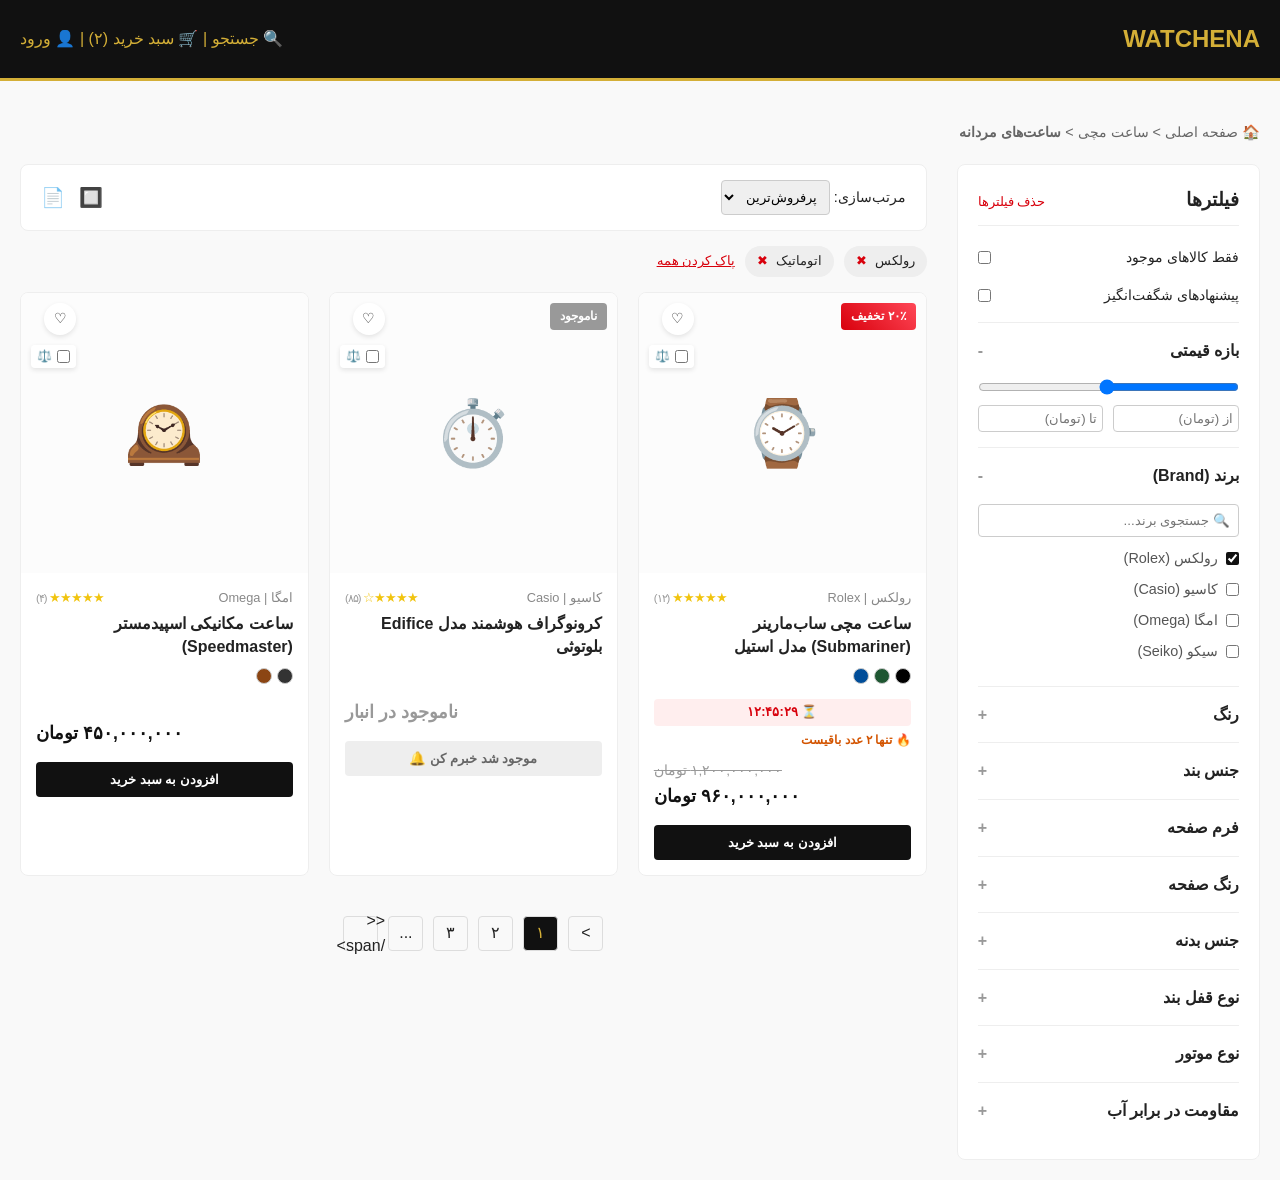
<file: 2-Waireframe/Waireframe2/index.html>
<!DOCTYPE html>
<html lang="fa" dir="rtl">

<head>
    <meta charset="UTF-8">
    <meta name="viewport" content="width=device-width, initial-scale=1.0">
    <title>وایرفریم حرفه‌ای لیست محصولات - Watchena</title>
    <style>
        /* فونت و تنظیمات پایه */
        @import url('https://cdn.fontcdn.ir/Font/Persian/Vazir/Vazir.css');

        :root {
            --primary: #111;
            --gold: #d4af37;
            --danger: #d8000c;
            --text-dark: #222;
            --text-light: #666;
            --bg-light: #f9f9f9;
            --border: #eee;
        }

        * {
            box-sizing: border-box;
            margin: 0;
            padding: 0;
            font-family: 'Vazir', sans-serif;
        }

        body {
            background-color: var(--bg-light);
            color: var(--text-dark);
            line-height: 1.6;
            overflow-x: hidden;
        }

        a {
            text-decoration: none;
            color: inherit;
        }

        ul {
            list-style: none;
        }

        /* ساختار کلی */
        .container {
            max-width: 1400px;
            margin: 0 auto;
            padding: 20px;
        }

        .header {
            background-color: var(--primary);
            color: var(--gold);
            padding: 20px;
            display: flex;
            justify-content: space-between;
            align-items: center;
            border-bottom: 3px solid var(--gold);
        }

        .breadcrumb {
            margin: 20px 0;
            font-size: 0.9rem;
            color: var(--text-light);
        }

        .layout {
            display: flex;
            gap: 30px;
            align-items: flex-start;
            position: relative;
        }

        /* دکمه موبایل */
        .mobile-filter-btn {
            display: none;
            width: 100%;
            padding: 12px;
            background: var(--primary);
            color: #fff;
            border: none;
            border-radius: 8px;
            font-weight: bold;
            margin-bottom: 15px;
            cursor: pointer;
        }

        /* سایدبار فیلترها */
        .sidebar {
            width: 25%;
            background: #fff;
            padding: 20px;
            border-radius: 8px;
            border: 1px solid var(--border);
            position: sticky;
            top: 20px;
            transition: all 0.3s ease;
        }

        .filter-header {
            display: flex;
            justify-content: space-between;
            align-items: center;
            margin-bottom: 20px;
            border-bottom: 1px solid var(--border);
            padding-bottom: 10px;
        }

        .close-sidebar {
            display: none;
            cursor: pointer;
            font-size: 1.2rem;
        }

        .clear-filters {
            color: var(--danger);
            font-size: 0.8rem;
            cursor: pointer;
        }

        .toggle-switch {
            display: flex;
            justify-content: space-between;
            margin-bottom: 15px;
            font-size: 0.9rem;
        }

        details {
            border-top: 1px solid var(--border);
            padding: 15px 0;
        }

        summary {
            font-weight: bold;
            cursor: pointer;
            display: flex;
            justify-content: space-between;
            list-style: none;
            outline: none;
        }

        summary::-webkit-details-marker {
            display: none;
        }

        summary::after {
            content: '+';
            color: #999;
        }

        details[open] summary::after {
            content: '-';
        }

        .filter-content {
            margin-top: 15px;
            font-size: 0.9rem;
            color: #555;
        }

        .filter-content label {
            display: flex;
            align-items: center;
            gap: 8px;
            margin-bottom: 8px;
            cursor: pointer;
        }

        .filter-content input[type="checkbox"] {
            accent-color: var(--primary);
        }

        .mobile-apply-btn {
            display: none;
        }

        /* بخش اصلی محصولات */
        .main-content {
            width: 75%;
        }

        /* نوار ابزار */
        .toolbar {
            display: flex;
            justify-content: space-between;
            align-items: center;
            background: #fff;
            padding: 15px 20px;
            border-radius: 8px;
            border: 1px solid var(--border);
        }

        .sort-box select {
            padding: 8px;
            border: 1px solid #ccc;
            border-radius: 4px;
            font-family: inherit;
            cursor: pointer;
        }

        .view-modes span {
            cursor: pointer;
            margin-right: 10px;
            font-size: 1.2rem;
            color: #666;
        }

        /* برچسب فیلترهای فعال (Active Chips) */
        .active-filters {
            margin: 15px 0;
            display: flex;
            gap: 10px;
            flex-wrap: wrap;
            align-items: center;
        }

        .filter-chip {
            background: #eee;
            padding: 5px 12px;
            border-radius: 20px;
            font-size: 0.8rem;
            display: flex;
            gap: 8px;
            align-items: center;
        }

        .filter-chip span {
            cursor: pointer;
            color: var(--danger);
        }

        .clear-all-chips {
            font-size: 0.8rem;
            color: var(--danger);
            cursor: pointer;
            text-decoration: underline;
        }

        /* گرید محصولات */
        .product-grid {
            display: grid;
            grid-template-columns: repeat(auto-fill, minmax(280px, 1fr));
            gap: 20px;
        }

        /* کارت محصول */
        .product-card {
            background: #fff;
            border: 1px solid var(--border);
            border-radius: 8px;
            position: relative;
            display: flex;
            flex-direction: column;
            overflow: hidden;
            transition: box-shadow 0.3s, transform 0.3s;
        }

        .product-card:hover {
            box-shadow: 0 15px 30px rgba(0, 0, 0, 0.08);
            transform: translateY(-5px);
        }

        /* اکشن‌های روی عکس */
        .card-actions {
            position: absolute;
            top: 10px;
            left: 10px;
            display: flex;
            flex-direction: column;
            gap: 10px;
            z-index: 3;
        }

        .action-icon {
            background: #fff;
            width: 32px;
            height: 32px;
            border-radius: 50%;
            display: flex;
            align-items: center;
            justify-content: center;
            box-shadow: 0 2px 5px rgba(0, 0, 0, 0.1);
            cursor: pointer;
            font-size: 0.9rem;
            transition: 0.2s;
        }

        .action-icon:hover {
            color: var(--danger);
        }

        .compare-label {
            font-size: 0.75rem;
            background: #fff;
            padding: 2px 6px;
            border-radius: 4px;
            cursor: pointer;
            box-shadow: 0 2px 5px rgba(0, 0, 0, 0.1);
            display: flex;
            align-items: center;
            gap: 5px;
        }

        .badges {
            position: absolute;
            top: 10px;
            right: 10px;
            display: flex;
            flex-direction: column;
            gap: 5px;
            z-index: 3;
        }

        .badge {
            padding: 4px 10px;
            font-size: 0.75rem;
            color: #fff;
            border-radius: 4px;
            font-weight: bold;
        }

        .badge.discount {
            background: linear-gradient(45deg, var(--danger), #ff4757);
        }

        .badge.out-of-stock {
            background-color: #999;
        }

        /* بخش تصویر با هاور و دکمه سریع */
        .image-wrapper {
            height: 280px;
            position: relative;
            cursor: pointer;
            background: #fcfcfc;
        }

        .img-main,
        .img-hover {
            position: absolute;
            top: 0;
            left: 0;
            width: 100%;
            height: 100%;
            display: flex;
            align-items: center;
            justify-content: center;
            font-size: 4rem;
            transition: opacity 0.4s ease;
        }

        .img-hover {
            opacity: 0;
            background: #f4f4f4;
        }

        .product-card:hover .img-hover {
            opacity: 1;
        }

        .quick-view-btn {
            position: absolute;
            bottom: 10px;
            left: 50%;
            transform: translateX(-50%) translateY(20px);
            background: rgba(255, 255, 255, 0.9);
            color: var(--primary);
            border: 1px solid var(--primary);
            padding: 8px 15px;
            border-radius: 20px;
            font-size: 0.8rem;
            font-weight: bold;
            opacity: 0;
            transition: all 0.3s;
            cursor: pointer;
            white-space: nowrap;
            z-index: 4;
        }

        .product-card:hover .quick-view-btn {
            opacity: 1;
            transform: translateX(-50%) translateY(0);
        }

        .quick-view-btn:hover {
            background: var(--primary);
            color: var(--gold);
            border-color: var(--gold);
        }

        /* اطلاعات محصول */
        .product-info {
            padding: 15px;
            flex-grow: 1;
            display: flex;
            flex-direction: column;
        }

        .brand-rating {
            display: flex;
            justify-content: space-between;
            align-items: center;
            margin-bottom: 5px;
        }

        .brand {
            font-size: 0.8rem;
            color: #888;
        }

        .stars {
            color: #f1c40f;
            font-size: 0.8rem;
            letter-spacing: -1px;
        }

        .product-title {
            font-size: 1rem;
            font-weight: bold;
            margin-bottom: 10px;
            color: var(--text-dark);
            line-height: 1.4;
        }

        /* تنوع رنگ (Swatches) */
        .swatches {
            display: flex;
            gap: 5px;
            margin-bottom: 15px;
        }

        .swatch {
            width: 16px;
            height: 16px;
            border-radius: 50%;
            border: 1px solid #ccc;
            cursor: pointer;
        }

        .swatch:hover {
            border-color: var(--primary);
            transform: scale(1.1);
        }

        /* محرک‌های فروش */
        .sales-triggers {
            margin-bottom: 10px;
            display: flex;
            flex-direction: column;
            gap: 5px;
        }

        .countdown {
            font-size: 0.8rem;
            color: var(--danger);
            background: #ffeeee;
            padding: 3px 8px;
            border-radius: 4px;
            display: inline-block;
            text-align: center;
            font-weight: bold;
        }

        .low-stock {
            font-size: 0.75rem;
            color: #d35400;
            font-weight: bold;
        }

        .price-box {
            margin-top: auto;
            margin-bottom: 15px;
            display: flex;
            flex-direction: column;
            align-items: flex-end;
        }

        .old-price {
            text-decoration: line-through;
            color: #999;
            font-size: 0.85rem;
        }

        .new-price {
            font-size: 1.1rem;
            font-weight: bold;
            color: var(--primary);
        }

        .btn {
            width: 100%;
            padding: 10px;
            text-align: center;
            border: none;
            border-radius: 4px;
            cursor: pointer;
            font-weight: bold;
            transition: background 0.3s;
        }

        .btn-primary {
            background-color: var(--primary);
            color: #fff;
        }

        .btn-primary:hover {
            background-color: var(--gold);
            color: var(--primary);
        }

        .btn-secondary {
            background-color: #eee;
            color: #666;
        }

        /* صفحه‌بندی */
        .pagination {
            display: flex;
            justify-content: center;
            gap: 10px;
            margin-top: 40px;
        }

        .pagination span {
            width: 35px;
            height: 35px;
            display: flex;
            align-items: center;
            justify-content: center;
            border: 1px solid #ddd;
            border-radius: 4px;
            cursor: pointer;
        }

        .pagination span.active {
            background: var(--primary);
            color: var(--gold);
        }

        /* مودال نمایش سریع (Quick View Modal) */
        .modal-overlay {
            position: fixed;
            top: 0;
            left: 0;
            width: 100%;
            height: 100%;
            background: rgba(0, 0, 0, 0.6);
            backdrop-filter: blur(5px);
            display: none;
            z-index: 1000;
            align-items: center;
            justify-content: center;
        }

        .modal-content {
            background: #fff;
            width: 80%;
            max-width: 800px;
            height: 400px;
            border-radius: 12px;
            display: flex;
            position: relative;
            padding: 20px;
        }

        .close-modal {
            position: absolute;
            top: 15px;
            right: 20px;
            font-size: 1.5rem;
            cursor: pointer;
        }

        /* افکت لودینگ اسکلتی (Skeleton Loading) */
        .skeleton {
            display: none;
            background: #fff;
            border: 1px solid #eee;
            border-radius: 8px;
            height: 450px;
            padding: 15px;
            flex-direction: column;
            gap: 15px;
        }

        .skeleton-img,
        .skeleton-text,
        .skeleton-btn {
            background: #eee;
            border-radius: 4px;
            background: linear-gradient(90deg, #f0f0f0 25%, #e0e0e0 50%, #f0f0f0 75%);
            background-size: 200% 100%;
            animation: shimmer 1.5s infinite;
        }

        .skeleton-img {
            height: 200px;
            width: 100%;
        }

        .skeleton-text {
            height: 20px;
            width: 80%;
        }

        .skeleton-btn {
            height: 40px;
            width: 100%;
            margin-top: auto;
        }

        @keyframes shimmer {
            0% {
                background-position: 200% 0;
            }

            100% {
                background-position: -200% 0;
            }
        }

        /* ریسپانسیو - موبایل */
        @media (max-width: 900px) {
            .layout {
                flex-direction: column;
            }

            .mobile-filter-btn {
                display: block;
            }

            /* تبدیل سایدبار به Bottom Sheet */
            .sidebar {
                position: fixed;
                bottom: -100%;
                left: 0;
                width: 100%;
                height: 85vh;
                z-index: 999;
                border-radius: 20px 20px 0 0;
                box-shadow: 0 -5px 20px rgba(0, 0, 0, 0.2);
                overflow-y: auto;
                padding-bottom: 80px;
                visibility: hidden;
            }

            .sidebar.active {
                bottom: 0;
                visibility: visible;
            }

            .close-sidebar {
                display: block;
            }

            .main-content {
                width: 100%;
            }

            .product-grid {
                grid-template-columns: repeat(2, 1fr);
                gap: 10px;
            }

            .image-wrapper {
                height: 180px;
            }

            .quick-view-btn {
                display: none;
                /* در موبایل هاور نداریم */
            }

            /* دکمه شناور موبایل برای فیلتر */
            .mobile-apply-btn {
                display: block;
                position: fixed;
                bottom: 0;
                left: 0;
                width: 100%;
                background: var(--primary);
                color: var(--gold);
                padding: 15px;
                text-align: center;
                font-weight: bold;
                border: none;
                font-size: 1.1rem;
                cursor: pointer;
            }
        }
    </style>
</head>

<body>

    <!-- هدر سایت -->
    <header class="header">
        <div class="logo">
            <h2>WATCHENA</h2>
        </div>
        <div class="header-tools">🔍 جستجو | 🛒 سبد خرید (۲) | 👤 ورود</div>
    </header>

    <div class="container">
        <!-- Breadcrumb -->
        <div class="breadcrumb">🏠 صفحه اصلی > ساعت مچی > <b>ساعت‌های مردانه</b></div>

        <!-- دکمه فیلتر مخصوص موبایل -->
        <button class="mobile-filter-btn" onclick="toggleSidebar()">🎛 فیلترها و مرتب‌سازی</button>

        <div class="layout">

            <!-- سایدبار فیلترها -->
            <aside class="sidebar" id="sidebar">
                <div class="filter-header">
                    <h3>فیلترها</h3>
                    <div>
                        <span class="clear-filters">حذف فیلترها</span>
                        <span class="close-sidebar" onclick="toggleSidebar()">✖</span>
                    </div>
                </div>

                <div class="toggle-switch">
                    <span>فقط کالاهای موجود</span>
                    <input type="checkbox" onchange="triggerLoading()">
                </div>
                <div class="toggle-switch">
                    <span>پیشنهادهای شگفت‌انگیز</span>
                    <input type="checkbox" onchange="triggerLoading()">
                </div>

                <details open>
                    <summary>بازه قیمتی</summary>
                    <div class="filter-content">
                        <!-- اسلایدر به صورت بصری ارتقا یافت -->
                        <input type="range" min="1" max="100"
                            style="width: 100%; margin-bottom: 10px; cursor: pointer;">
                        <div style="display: flex; gap: 10px;">
                            <input type="text" placeholder="از (تومان)"
                                style="width: 50%; padding: 5px; border: 1px solid #ccc; border-radius: 4px;">
                            <input type="text" placeholder="تا (تومان)"
                                style="width: 50%; padding: 5px; border: 1px solid #ccc; border-radius: 4px;">
                        </div>
                    </div>
                </details>

                <details open>
                    <summary>برند (Brand)</summary>
                    <div class="filter-content">
                        <input type="text" placeholder="🔍 جستجوی برند..."
                            style="width: 100%; padding: 8px; margin-bottom: 10px; border: 1px solid #ccc; border-radius: 4px;">
                        <label><input type="checkbox" checked onchange="triggerLoading()"> رولکس (Rolex)</label>
                        <label><input type="checkbox" onchange="triggerLoading()"> کاسیو (Casio)</label>
                        <label><input type="checkbox" onchange="triggerLoading()"> امگا (Omega)</label>
                        <label><input type="checkbox" onchange="triggerLoading()"> سیکو (Seiko)</label>
                    </div>
                </details>

                <!-- ساختار جدید فیلترها به ترتیب درخواستی -->

                <details>
                    <summary>رنگ</summary>
                    <div class="filter-content" style="display: flex; gap: 10px; flex-wrap: wrap;">
                        <label style="flex-basis: 45%;"><input type="checkbox" onchange="triggerLoading()"> مشکی</label>
                        <label style="flex-basis: 45%;"><input type="checkbox" onchange="triggerLoading()">
                            نقره‌ای</label>
                        <label style="flex-basis: 45%;"><input type="checkbox" onchange="triggerLoading()">
                            طلایی</label>
                        <label style="flex-basis: 45%;"><input type="checkbox" onchange="triggerLoading()">
                            رزگلد</label>
                    </div>
                </details>

                <details>
                    <summary>جنس بند</summary>
                    <div class="filter-content">
                        <label><input type="checkbox" onchange="triggerLoading()"> استیل ضد زنگ</label>
                        <label><input type="checkbox" onchange="triggerLoading()"> چرم طبیعی</label>
                        <label><input type="checkbox" onchange="triggerLoading()"> رابر (پلاستیک)</label>
                        <label><input type="checkbox" onchange="triggerLoading()"> تیتانیوم</label>
                    </div>
                </details>

                <details>
                    <summary>فرم صفحه</summary>
                    <div class="filter-content" style="display: grid; grid-template-columns: 1fr 1fr; gap: 10px;">
                        <label><input type="checkbox" onchange="triggerLoading()"> ⭕ گرد</label>
                        <label><input type="checkbox" onchange="triggerLoading()"> ⬛ مربع</label>
                        <label><input type="checkbox" onchange="triggerLoading()"> 🛡️ چندضلعی</label>
                        <label><input type="checkbox" onchange="triggerLoading()"> 🛢 تونویی</label>
                    </div>
                </details>

                <details>
                    <summary>رنگ صفحه</summary>
                    <div class="filter-content" style="display: flex; gap: 10px; flex-wrap: wrap;">
                        <label style="flex-basis: 45%;"><input type="checkbox" onchange="triggerLoading()"> سفید</label>
                        <label style="flex-basis: 45%;"><input type="checkbox" onchange="triggerLoading()"> مشکی</label>
                        <label style="flex-basis: 45%;"><input type="checkbox" onchange="triggerLoading()">
                            سرمه‌ای</label>
                        <label style="flex-basis: 45%;"><input type="checkbox" onchange="triggerLoading()"> سبز</label>
                    </div>
                </details>

                <details>
                    <summary>جنس بدنه</summary>
                    <div class="filter-content">
                        <label><input type="checkbox" onchange="triggerLoading()"> استیل</label>
                        <label><input type="checkbox" onchange="triggerLoading()"> تیتانیوم</label>
                        <label><input type="checkbox" onchange="triggerLoading()"> سرامیک</label>
                        <label><input type="checkbox" onchange="triggerLoading()"> طلا</label>
                    </div>
                </details>

                <details>
                    <summary>نوع قفل بند</summary>
                    <div class="filter-content">
                        <label><input type="checkbox" onchange="triggerLoading()"> سگکی ساده</label>
                        <label><input type="checkbox" onchange="triggerLoading()"> کلیپسی (پروانه‌ای)</label>
                        <label><input type="checkbox" onchange="triggerLoading()"> تاشو با محافظ</label>
                    </div>
                </details>

                <!-- فیلترهای قدیمی به پایین منتقل شدند تا حذف نشوند -->
                <details>
                    <summary>نوع موتور</summary>
                    <div class="filter-content">
                        <label><input type="checkbox" checked onchange="triggerLoading()"> اتوماتیک</label>
                        <label><input type="checkbox" onchange="triggerLoading()"> مکانیکی (کوکی)</label>
                        <label><input type="checkbox" onchange="triggerLoading()"> کوارتز (باتری)</label>
                    </div>
                </details>

                <details>
                    <summary>مقاومت در برابر آب</summary>
                    <div class="filter-content">
                        <label><input type="checkbox" onchange="triggerLoading()"> 3 ATM (شستشوی دست)</label>
                        <label><input type="checkbox" onchange="triggerLoading()"> 5 ATM (دوش گرفتن)</label>
                        <label><input type="checkbox" onchange="triggerLoading()"> 10 ATM (شنا)</label>
                    </div>
                </details>

                <!-- دکمه شناور اعمال در موبایل -->
                <button class="mobile-apply-btn" onclick="toggleSidebar()">مشاهده ۲۴ کالا</button>
            </aside>

            <!-- بخش اصلی -->
            <main class="main-content">

                <!-- نوار ابزار -->
                <div class="toolbar">
                    <div class="sort-box">
                        <label for="sort" style="font-size: 0.9rem;">مرتب‌سازی: </label>
                        <select id="sort" onchange="triggerLoading()">
                            <option>پرفروش‌ترین</option>
                            <option>جدیدترین</option>
                            <option>ارزان‌ترین</option>
                            <option>گران‌ترین</option>
                        </select>
                    </div>
                    <div class="view-modes">
                        <span title="نمایش شبکه‌ای">🔲</span>
                        <span title="نمایش لیستی">📄</span>
                    </div>
                </div>

                <!-- برچسب فیلترهای فعال -->
                <div class="active-filters">
                    <div class="filter-chip" id="chip-rolex">رولکس <span
                            onclick="document.getElementById('chip-rolex').style.display='none'; triggerLoading();">✖</span>
                    </div>
                    <div class="filter-chip" id="chip-auto">اتوماتیک <span
                            onclick="document.getElementById('chip-auto').style.display='none'; triggerLoading();">✖</span>
                    </div>
                    <span class="clear-all-chips" onclick="triggerLoading()">پاک کردن همه</span>
                </div>

                <!-- گرید محصولات -->
                <div class="product-grid" id="productGrid">

                    <!-- کارت ۱: تخفیف‌دار، تایمر دار، چند رنگ -->
                    <div class="product-card">
                        <div class="badges">
                            <span class="badge discount">۲۰٪ تخفیف</span>
                        </div>
                        <div class="card-actions">
                            <span class="action-icon" title="علاقه‌مندی">♡</span>
                            <label class="compare-label" title="مقایسه"><input type="checkbox"> ⚖️</label>
                        </div>
                        <div class="image-wrapper">
                            <div class="img-main">⌚</div>
                            <div class="img-hover" style="font-size: 1.5rem; color:#888;">[نمای روی دست]</div>
                            <button class="quick-view-btn" onclick="openModal()">👁️ نمایش سریع</button>
                        </div>
                        <div class="product-info">
                            <div class="brand-rating">
                                <span class="brand">رولکس | Rolex</span>
                                <span class="stars">★★★★★ <span style="color:#999; font-size:0.7rem;">(۱۲)</span></span>
                            </div>
                            <h3 class="product-title">ساعت مچی ساب‌مارینر (Submariner) مدل استیل</h3>
                            <div class="swatches">
                                <span class="swatch" style="background: #000;" title="صفحه مشکی"></span>
                                <span class="swatch" style="background: #1e5631;" title="صفحه سبز (Hulk)"></span>
                                <span class="swatch" style="background: #004d99;" title="صفحه آبی"></span>
                            </div>
                            <div class="sales-triggers">
                                <span class="countdown" id="timer1">⏳ ۱۲:۴۵:۳۰</span>
                                <span class="low-stock">🔥 تنها ۲ عدد باقیست</span>
                            </div>
                            <div class="price-box">
                                <span class="old-price">۱,۲۰۰,۰۰۰,۰۰۰ تومان</span>
                                <span class="new-price">۹۶۰,۰۰۰,۰۰۰ تومان</span>
                            </div>
                            <button class="btn btn-primary">افزودن به سبد خرید</button>
                        </div>
                    </div>

                    <!-- کارت ۲: ناموجود -->
                    <div class="product-card">
                        <div class="badges"><span class="badge out-of-stock">ناموجود</span></div>
                        <div class="card-actions">
                            <span class="action-icon">♡</span>
                            <label class="compare-label"><input type="checkbox"> ⚖️</label>
                        </div>
                        <div class="image-wrapper">
                            <div class="img-main">⏱️</div>
                            <div class="img-hover" style="font-size: 1.5rem; color:#888;">[نمای پشت موتور]</div>
                            <button class="quick-view-btn" onclick="openModal()">👁️ نمایش سریع</button>
                        </div>
                        <div class="product-info">
                            <div class="brand-rating">
                                <span class="brand">کاسیو | Casio</span>
                                <span class="stars">★★★★☆ <span style="color:#999; font-size:0.7rem;">(۸۵)</span></span>
                            </div>
                            <h3 class="product-title">کرونوگراف هوشمند مدل Edifice بلوتوثی</h3>
                            <div class="price-box" style="margin-top: 30px;">
                                <span class="new-price" style="color: #999;">ناموجود در انبار</span>
                            </div>
                            <button class="btn btn-secondary">موجود شد خبرم کن 🔔</button>
                        </div>
                    </div>

                    <!-- کارت ۳: عادی -->
                    <div class="product-card">
                        <div class="card-actions">
                            <span class="action-icon">♡</span>
                            <label class="compare-label"><input type="checkbox"> ⚖️</label>
                        </div>
                        <div class="image-wrapper">
                            <div class="img-main">🕰️</div>
                            <div class="img-hover" style="font-size: 1.5rem; color:#888;">[نمای روی دست]</div>
                            <button class="quick-view-btn" onclick="openModal()">👁️ نمایش سریع</button>
                        </div>
                        <div class="product-info">
                            <div class="brand-rating">
                                <span class="brand">امگا | Omega</span>
                                <span class="stars">★★★★★ <span style="color:#999; font-size:0.7rem;">(۴)</span></span>
                            </div>
                            <h3 class="product-title">ساعت مکانیکی اسپیدمستر (Speedmaster)</h3>
                            <div class="swatches">
                                <span class="swatch" style="background: #333;" title="بند چرم مشکی"></span>
                                <span class="swatch" style="background: #8b4513;" title="بند چرم قهوه‌ای"></span>
                            </div>
                            <div class="price-box" style="margin-top: 20px;">
                                <span class="new-price">۴۵۰,۰۰۰,۰۰۰ تومان</span>
                            </div>
                            <button class="btn btn-primary">افزودن به سبد خرید</button>
                        </div>
                    </div>

                    <!-- اسکلت‌های لودینگ (مخفی به صورت پیش‌فرض) -->
                    <div class="skeleton" id="skel1">
                        <div class="skeleton-img"></div>
                        <div class="skeleton-text"></div>
                        <div class="skeleton-text" style="width: 50%;"></div>
                        <div class="skeleton-btn"></div>
                    </div>
                    <div class="skeleton" id="skel2">
                        <div class="skeleton-img"></div>
                        <div class="skeleton-text"></div>
                        <div class="skeleton-text" style="width: 50%;"></div>
                        <div class="skeleton-btn"></div>
                    </div>

                </div>

                <!-- صفحه‌بندی -->
                <div class="pagination">
                    <span>></span>
                    <span class="active">۱</span>
                    <span>۲</span>
                    <span>۳</span>
                    <span>...</span>
                    <span>
                        << /span>
                </div>

            </main>
        </div>
    </div>

    <!-- مودال نمایش سریع -->
    <div class="modal-overlay" id="quickViewModal">
        <div class="modal-content">
            <span class="close-modal" onclick="closeModal()">✖</span>
            <div
                style="width: 40%; background: #f4f4f4; display: flex; align-items:center; justify-content:center; font-size: 5rem;">
                ⌚</div>
            <div style="width: 60%; padding: 20px;">
                <h2 style="margin-bottom: 15px;">نمایش سریع: ساعت رولکس ساب‌مارینر</h2>
                <p style="color: #666; margin-bottom: 20px;">موتور اتوماتیک، شیشه یاقوت کبود (سافایر)، ضد آب تا ۳۰۰ متر،
                    بند استیل اویستر.</p>
                <h3 style="color: var(--primary); margin-bottom: 20px;">۹۶۰,۰۰۰,۰۰۰ تومان</h3>
                <button class="btn btn-primary" style="width: 50%;" onclick="closeModal()">افزودن به سبد</button>
            </div>
        </div>
    </div>

    <!-- اسکریپت‌های تعاملی -->
    <script>
        // ۱. پاپ‌آپ سایدبار در موبایل
        function toggleSidebar() {
            document.getElementById('sidebar').classList.toggle('active');
        }

        // ۲. مودال نمایش سریع
        function openModal() { document.getElementById('quickViewModal').style.display = 'flex'; }
        function closeModal() { document.getElementById('quickViewModal').style.display = 'none'; }

        // بستن مودال با کلیک بیرون آن
        window.onclick = function (event) {
            let modal = document.getElementById('quickViewModal');
            if (event.target == modal) { modal.style.display = "none"; }
        }

        // ۳. شبیه‌ساز لودینگ اسکلتی هنگام فیلتر کردن
        function triggerLoading() {
            const cards = document.querySelectorAll('.product-card');
            const skeletons = document.querySelectorAll('.skeleton');

            // مخفی کردن محصولات و نمایش اسکلت‌ها
            cards.forEach(card => card.style.display = 'none');
            skeletons.forEach(sk => sk.style.display = 'flex');

            // بعد از 1.5 ثانیه برگرداندن به حالت عادی (شبیه‌سازی دریافت API)
            setTimeout(() => {
                skeletons.forEach(sk => sk.style.display = 'none');
                cards.forEach(card => card.style.display = 'flex');
            }, 1500);
        }

        // ۴. تایمر شمارش معکوس
        let timeInSeconds = 45930; // 12:45:30
        setInterval(() => {
            if (timeInSeconds <= 0) return;
            timeInSeconds--;
            let h = Math.floor(timeInSeconds / 3600);
            let m = Math.floor((timeInSeconds % 3600) / 60);
            let s = timeInSeconds % 60;
            // اضافه کردن صفر پشت اعداد تک رقمی
            h = h < 10 ? '۰' + h : h;
            m = m < 10 ? '۰' + m : m;
            s = s < 10 ? '۰' + s : s;

            // تبدیل اعداد انگلیسی به فارسی (برای نمایش بهتر)
            const farsiDigits = ['۰', '۱', '۲', '۳', '۴', '۵', '۶', '۷', '۸', '۹'];
            let timeStr = `${h}:${m}:${s}`.replace(/\d/g, x => farsiDigits[x]);

            document.getElementById('timer1').innerText = '⏳ ' + timeStr;
        }, 1000);
    </script>
</body>

</html>
</file>
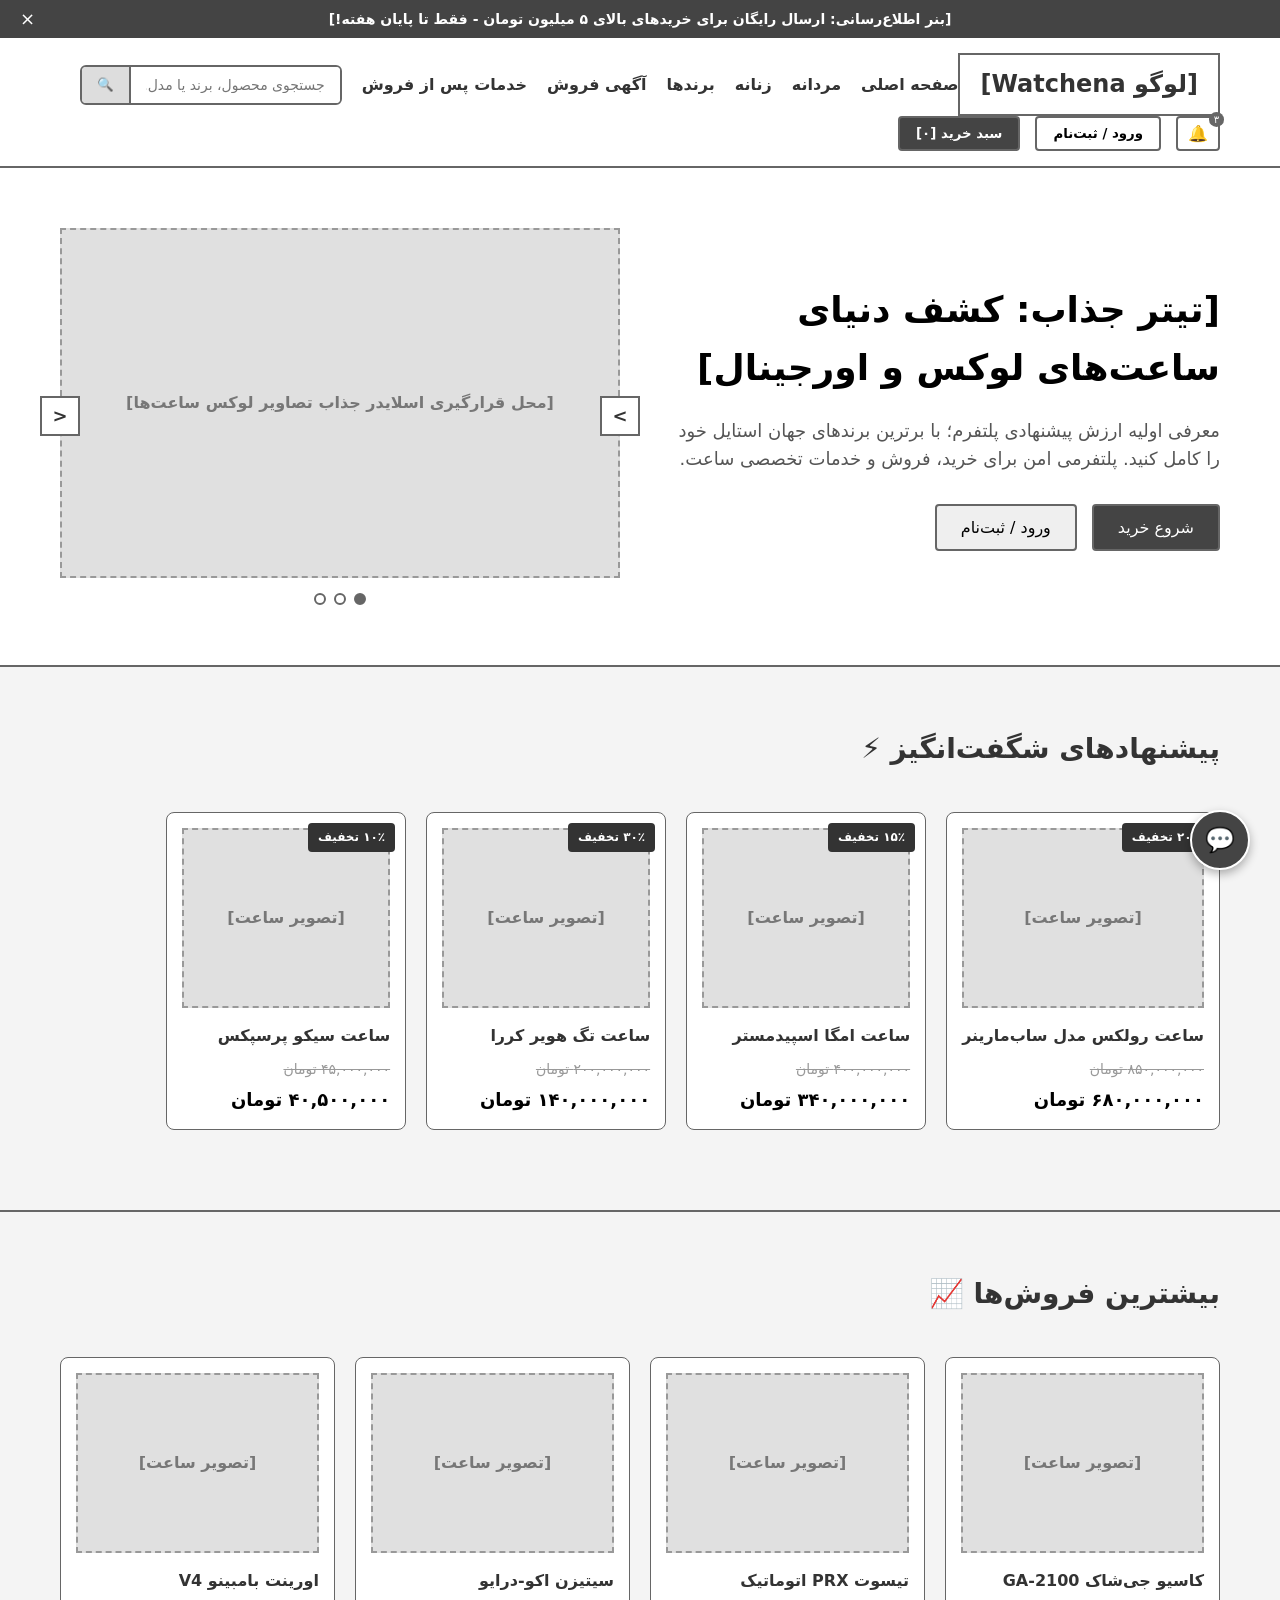
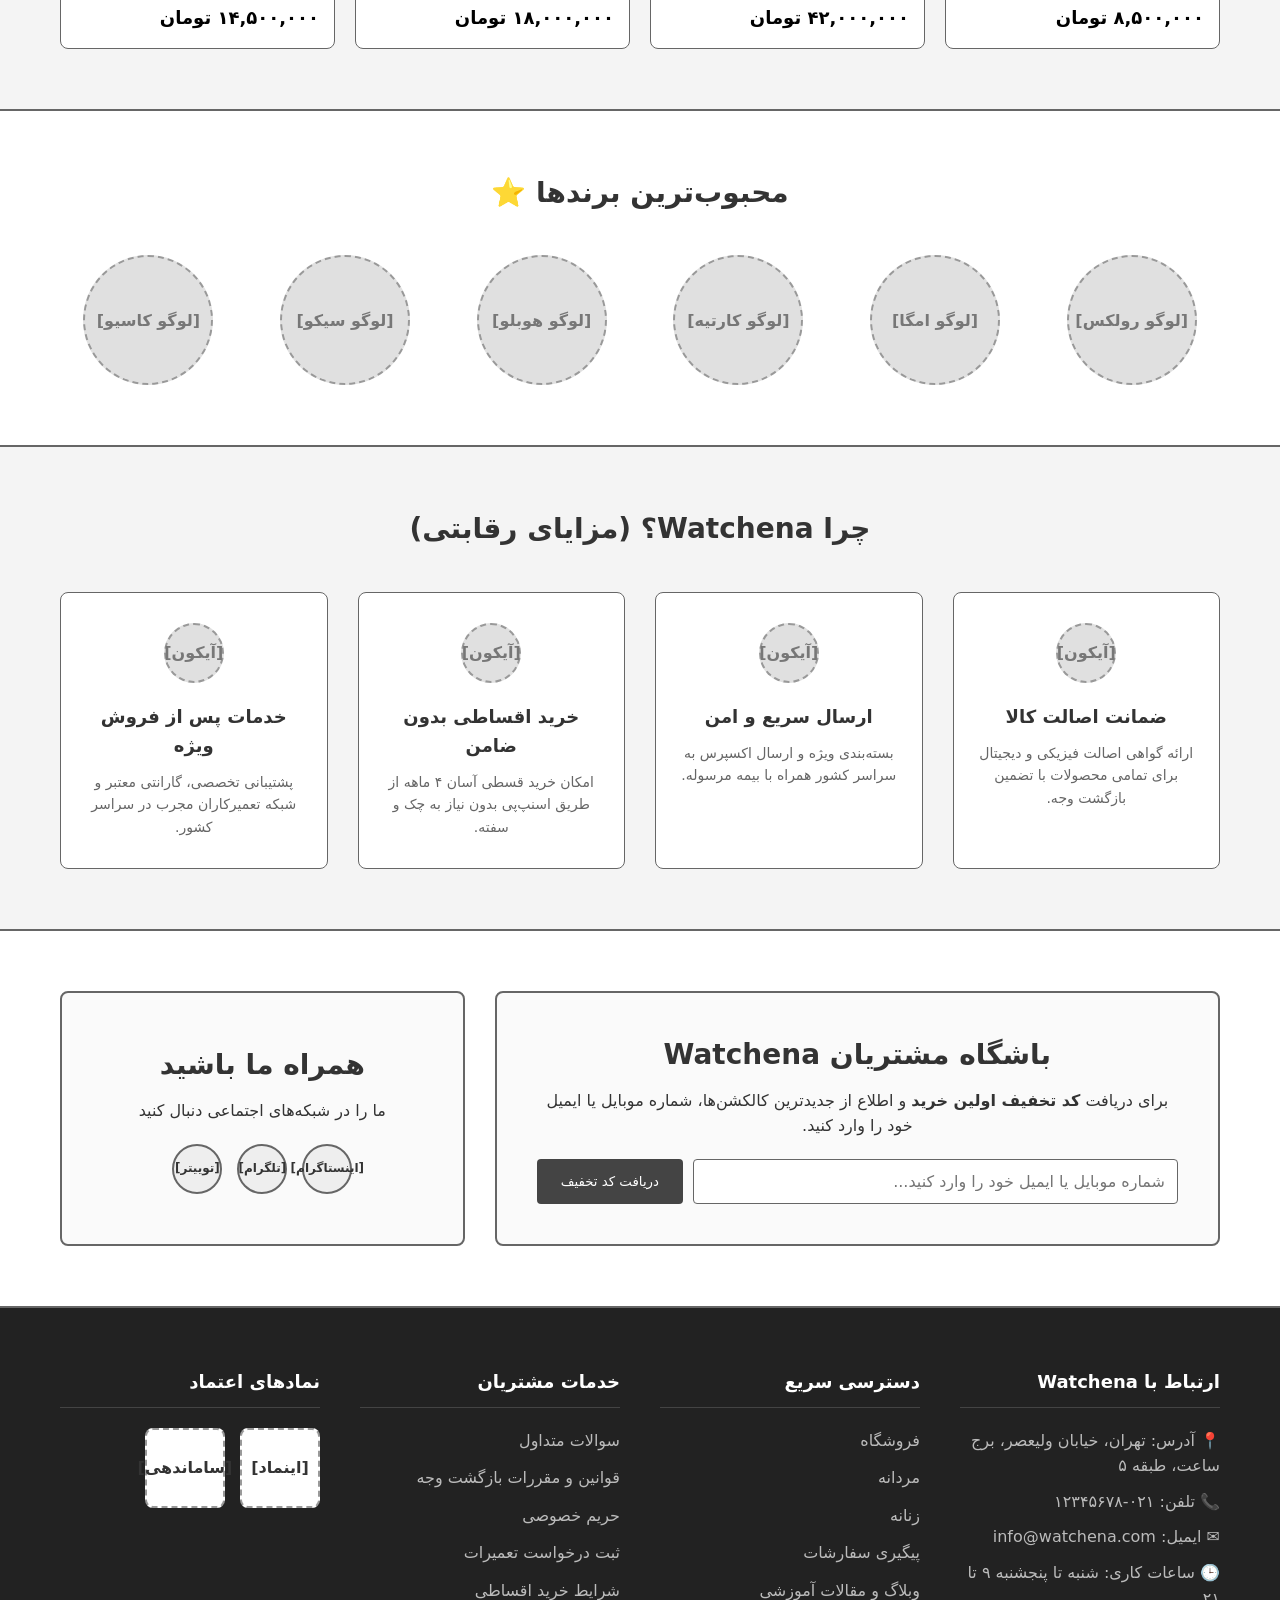
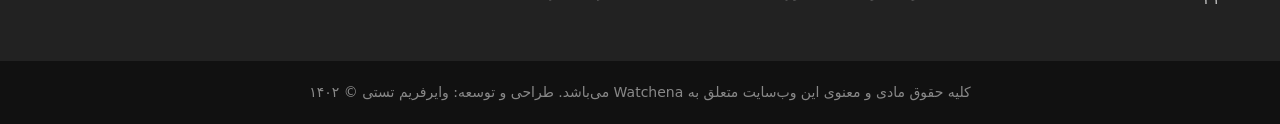
<file: 1-PRD/PRD.html>
<!DOCTYPE html>
<html lang="fa" dir="rtl">

<head>
    <meta charset="UTF-8">
    <meta name="viewport" content="width=device-width, initial-scale=1.0">
    <title>Wireframe - Watchena Landing Page & Auth</title>
    <style>
        /* Base Wireframe Styles */
        :root {
            --wire-bg: #f4f4f4;
            --wire-border: #666;
            --wire-text: #333;
            --wire-box-bg: #fff;
            --wire-btn: #444;
            --wire-btn-text: #fff;
        }

        * {
            box-sizing: border-box;
            margin: 0;
            padding: 0;
            font-family: system-ui, -apple-system, BlinkMacSystemFont, "Segoe UI", Tahoma, sans-serif;
        }

        body {
            background-color: var(--wire-bg);
            color: var(--wire-text);
            line-height: 1.6;
            position: relative;
        }

        .container {
            max-width: 1200px;
            margin: 0 auto;
            padding: 0 20px;
        }

        /* Placeholders */
        .image-placeholder {
            background-color: #e0e0e0;
            border: 2px dashed #999;
            display: flex;
            align-items: center;
            justify-content: center;
            color: #777;
            font-weight: bold;
            text-align: center;
        }

        /* =========================================
           TOP ANNOUNCEMENT BANNER (NEW)
           ========================================= */
        .top-announcement-banner {
            background-color: var(--wire-btn);
            color: var(--wire-btn-text);
            text-align: center;
            padding: 8px 20px;
            font-size: 14px;
            position: relative;
            font-weight: bold;
        }

        .top-announcement-banner .close-banner-btn {
            position: absolute;
            left: 20px;
            top: 50%;
            transform: translateY(-50%);
            background: none;
            border: none;
            color: var(--wire-btn-text);
            font-size: 18px;
            cursor: pointer;
            line-height: 1;
        }

        /* Header */
        header {
            background: var(--wire-box-bg);
            border-bottom: 2px solid var(--wire-border);
            padding: 15px 0;
        }

        .header-content {
            display: flex;
            justify-content: space-between;
            align-items: center;
            flex-wrap: wrap;
        }

        .logo-placeholder {
            font-size: 24px;
            font-weight: bold;
            border: 2px solid var(--wire-border);
            padding: 10px 20px;
        }

        .nav-links {
            display: flex;
            gap: 20px;
        }

        .nav-links a {
            text-decoration: none;
            color: var(--wire-text);
            font-weight: bold;
        }

        /* Standardized Search Box */
        .search-box {
            display: flex;
            border: 2px solid var(--wire-border);
            border-radius: 6px;
            overflow: hidden;
            background: var(--wire-box-bg);
            flex: 1;
            max-width: 400px;
            margin: 0 20px;
        }

        .search-box input {
            border: none;
            padding: 10px 15px;
            outline: none;
            width: 100%;
            font-size: 14px;
        }

        .search-box button {
            background: #ddd;
            border: none;
            border-right: 2px solid var(--wire-border);
            padding: 10px 15px;
            cursor: pointer;
            font-weight: bold;
        }

        /* Header Actions (Notification, Auth, Cart) */
        .header-actions {
            display: flex;
            align-items: center;
            gap: 15px;
        }

        .notification-btn {
            background: transparent;
            border: 2px solid var(--wire-border);
            padding: 6px 10px;
            cursor: pointer;
            position: relative;
            font-size: 16px;
            border-radius: 4px;
        }

        .notification-badge {
            position: absolute;
            top: -6px;
            right: -6px;
            background: var(--wire-border);
            color: white;
            font-size: 10px;
            padding: 2px 5px;
            border-radius: 50%;
        }

        .header-actions button:not(.notification-btn) {
            background: transparent;
            border: 2px solid var(--wire-border);
            padding: 8px 16px;
            cursor: pointer;
            font-weight: bold;
            border-radius: 4px;
        }

        .btn-primary {
            background: var(--wire-btn) !important;
            color: var(--wire-btn-text) !important;
        }

        /* Hero Section & Slider */
        .hero-section {
            display: flex;
            align-items: center;
            gap: 40px;
            padding: 60px 0;
            border-bottom: 2px solid var(--wire-border);
            background: var(--wire-box-bg);
        }

        .hero-content {
            flex: 1;
        }

        .hero-title {
            font-size: 36px;
            margin-bottom: 20px;
            color: #000;
        }

        .hero-subtitle {
            font-size: 18px;
            margin-bottom: 30px;
            color: #555;
        }

        .hero-buttons {
            display: flex;
            gap: 15px;
        }

        .hero-buttons button {
            padding: 12px 24px;
            font-size: 16px;
            border: 2px solid var(--wire-border);
            cursor: pointer;
            border-radius: 4px;
        }

        /* Slider Wireframe Elements */
        .slider-container {
            flex: 1;
            position: relative;
        }

        .slider-visual {
            height: 350px;
            width: 100%;
        }

        .slider-arrow {
            position: absolute;
            top: 50%;
            transform: translateY(-50%);
            background: #fff;
            border: 2px solid var(--wire-border);
            width: 40px;
            height: 40px;
            display: flex;
            align-items: center;
            justify-content: center;
            cursor: pointer;
            font-weight: bold;
            font-size: 18px;
        }

        .slider-arrow.right {
            right: -20px;
        }

        .slider-arrow.left {
            left: -20px;
        }

        .slider-dots {
            display: flex;
            justify-content: center;
            gap: 8px;
            margin-top: 15px;
        }

        .slider-dot {
            width: 12px;
            height: 12px;
            border-radius: 50%;
            border: 2px solid var(--wire-border);
            background: transparent;
        }

        .slider-dot.active {
            background: var(--wire-border);
        }

        /* Common Section Styles */
        .common-section {
            padding: 60px 0;
            border-bottom: 2px solid var(--wire-border);
        }

        .section-title {
            font-size: 28px;
            margin-bottom: 40px;
        }

        /* Product Carousel / Grid */
        .product-row {
            display: flex;
            gap: 20px;
            overflow-x: auto;
            padding-bottom: 20px;
        }

        .product-grid-layout {
            display: grid;
            grid-template-columns: repeat(auto-fit, minmax(220px, 1fr));
            gap: 20px;
        }

        .product-card {
            min-width: 240px;
            background: var(--wire-box-bg);
            border: 1px solid var(--wire-border);
            padding: 15px;
            position: relative;
            border-radius: 8px;
        }

        .discount-badge {
            position: absolute;
            top: 10px;
            right: 10px;
            background: #333;
            color: #fff;
            padding: 5px 10px;
            font-size: 12px;
            font-weight: bold;
            border-radius: 4px;
        }

        .product-img {
            height: 180px;
            margin-bottom: 15px;
        }

        .product-title {
            font-size: 16px;
            margin-bottom: 10px;
            font-weight: bold;
        }

        .price-section {
            display: flex;
            flex-direction: column;
            gap: 5px;
        }

        .old-price {
            text-decoration: line-through;
            color: #999;
            font-size: 14px;
        }

        .new-price {
            font-size: 18px;
            font-weight: bold;
            color: #000;
        }

        /* Brands Section */
        .brands-grid {
            display: flex;
            justify-content: space-around;
            flex-wrap: wrap;
            gap: 20px;
        }

        .brand-item {
            width: 130px;
            height: 130px;
            border-radius: 50%;
        }

        /* Value Proposition */
        .value-prop-section {
            text-align: center;
        }

        .features-grid {
            display: grid;
            grid-template-columns: repeat(auto-fit, minmax(250px, 1fr));
            gap: 30px;
        }

        .feature-card {
            background: var(--wire-box-bg);
            border: 1px solid var(--wire-border);
            padding: 30px 20px;
            border-radius: 8px;
        }

        .icon-placeholder {
            width: 60px;
            height: 60px;
            margin: 0 auto 20px auto;
            border-radius: 50%;
        }

        .feature-title {
            font-size: 18px;
            margin-bottom: 10px;
            font-weight: bold;
        }

        .feature-desc {
            font-size: 14px;
            color: #666;
        }

        /* Lead Generation & Social Media Section */
        .lead-gen-section {
            background: var(--wire-box-bg);
        }

        .lead-social-wrapper {
            display: flex;
            gap: 30px;
            align-items: stretch;
        }

        .lead-form-box {
            flex: 2;
            border: 2px solid var(--wire-border);
            padding: 40px;
            background: #fafafa;
            text-align: center;
            border-radius: 8px;
        }

        .lead-form-box p {
            margin-bottom: 20px;
        }

        .form-group {
            display: flex;
            gap: 10px;
            justify-content: center;
        }

        .form-group input {
            padding: 12px;
            flex: 1;
            border: 1px solid var(--wire-border);
            font-size: 16px;
            border-radius: 4px;
        }

        .form-group button {
            padding: 12px 24px;
            border: none;
            cursor: pointer;
            border-radius: 4px;
        }

        .social-box {
            flex: 1;
            border: 2px solid var(--wire-border);
            padding: 40px;
            background: #fafafa;
            text-align: center;
            display: flex;
            flex-direction: column;
            justify-content: center;
            border-radius: 8px;
        }

        .social-icons {
            display: flex;
            justify-content: center;
            gap: 15px;
            margin-top: 20px;
        }

        .social-icon {
            width: 50px;
            height: 50px;
            border-radius: 50%;
            border: 2px solid var(--wire-border);
            display: flex;
            align-items: center;
            justify-content: center;
            font-size: 12px;
            font-weight: bold;
            background: #eee;
            cursor: pointer;
        }

        /* Floating Chat Widget */
        .chat-widget {
            position: fixed;
            bottom: 30px;
            right: 30px;
            width: 60px;
            height: 60px;
            background: var(--wire-btn);
            color: var(--wire-btn-text);
            border-radius: 50%;
            display: flex;
            align-items: center;
            justify-content: center;
            font-size: 24px;
            cursor: pointer;
            box-shadow: 0 4px 10px rgba(0, 0, 0, 0.3);
            border: 2px solid #fff;
            z-index: 100;
        }

        .chat-widget:hover {
            transform: scale(1.05);
        }

        /* Standard Footer */
        footer {
            background: #222;
            color: #ddd;
            padding: 60px 0 0 0;
        }

        .footer-grid {
            display: grid;
            grid-template-columns: repeat(auto-fit, minmax(200px, 1fr));
            gap: 40px;
            margin-bottom: 40px;
        }

        .footer-col h4 {
            color: #fff;
            font-size: 18px;
            margin-bottom: 20px;
            border-bottom: 1px solid #444;
            padding-bottom: 10px;
        }

        .footer-col ul {
            list-style: none;
        }

        .footer-col ul li {
            margin-bottom: 12px;
        }

        .footer-col ul li a {
            color: #bbb;
            text-decoration: none;
            transition: 0.3s;
        }

        .footer-col ul li a:hover {
            color: #fff;
        }

        .footer-contact p {
            margin-bottom: 10px;
            color: #bbb;
        }

        .trust-seals {
            display: flex;
            gap: 15px;
        }

        .trust-seal {
            width: 80px;
            height: 80px;
            background: #fff;
            border-radius: 8px;
            color: #333;
        }

        .footer-bottom {
            background: #111;
            padding: 20px 0;
            text-align: center;
            font-size: 14px;
            color: #888;
        }

        /* =========================================
           AUTH MODAL STYLES
           ========================================= */
        .modal-overlay {
            position: fixed;
            top: 0;
            left: 0;
            right: 0;
            bottom: 0;
            background: rgba(0, 0, 0, 0.6);
            display: none;
            /* پیش‌فرض مخفی است */
            align-items: center;
            justify-content: center;
            z-index: 2000;
            backdrop-filter: blur(3px);
        }

        .auth-modal {
            background: var(--wire-box-bg);
            width: 100%;
            max-width: 450px;
            border-radius: 12px;
            padding: 30px;
            position: relative;
            box-shadow: 0 10px 25px rgba(0, 0, 0, 0.2);
            border: 2px solid var(--wire-border);
        }

        .close-modal-btn {
            position: absolute;
            top: 15px;
            left: 15px;
            background: none;
            border: none;
            font-size: 24px;
            cursor: pointer;
            color: #666;
        }

        .auth-modal-title {
            text-align: center;
            font-size: 22px;
            margin-bottom: 20px;
            color: #111;
        }

        .auth-tabs {
            display: flex;
            border-bottom: 2px solid #ddd;
            margin-bottom: 25px;
        }

        .auth-tab {
            flex: 1;
            padding: 12px;
            text-align: center;
            cursor: pointer;
            font-weight: bold;
            color: #777;
        }

        .auth-tab.active {
            border-bottom: 3px solid var(--wire-border);
            color: #000;
        }

        .auth-form-group {
            margin-bottom: 15px;
        }

        .auth-form-group input {
            width: 100%;
            padding: 12px 15px;
            border: 1px solid var(--wire-border);
            border-radius: 6px;
            font-size: 14px;
            outline: none;
        }

        .auth-submit-btn {
            width: 100%;
            padding: 12px;
            background: var(--wire-btn);
            color: #fff;
            border: none;
            border-radius: 6px;
            font-size: 16px;
            font-weight: bold;
            cursor: pointer;
            margin-top: 10px;
        }

        .forgot-password-link {
            display: block;
            text-align: left;
            font-size: 13px;
            color: #555;
            text-decoration: none;
            margin-top: 8px;
            font-weight: bold;
        }

        .forgot-password-link:hover {
            color: #000;
        }

        .auth-divider {
            text-align: center;
            margin: 25px 0;
            position: relative;
        }

        .auth-divider::before {
            content: "";
            position: absolute;
            top: 50%;
            left: 0;
            right: 0;
            border-top: 1px solid #ccc;
            z-index: 1;
        }

        .auth-divider span {
            background: var(--wire-box-bg);
            padding: 0 15px;
            position: relative;
            z-index: 2;
            color: #666;
            font-size: 14px;
        }

        .google-login-btn {
            width: 100%;
            padding: 12px;
            background: #fff;
            border: 2px solid var(--wire-border);
            border-radius: 6px;
            font-size: 15px;
            cursor: pointer;
            display: flex;
            align-items: center;
            justify-content: center;
            gap: 10px;
            font-weight: bold;
            color: #333;
        }

        .forgot-password-message {
            font-size: 14px;
            color: #666;
            text-align: center;
            margin-bottom: 20px;
        }

        /* Responsive Design */
        @media (max-width: 1024px) {
            .header-content {
                gap: 15px;
            }

            .search-box {
                order: 3;
                max-width: 100%;
                flex-basis: 100%;
                margin: 10px 0 0 0;
            }
        }

        @media (max-width: 768px) {
            .hero-section {
                flex-direction: column;
                text-align: center;
            }

            .hero-buttons {
                justify-content: center;
            }

            .slider-container {
                width: 100%;
            }

            .nav-links {
                display: none;
            }

            .form-group {
                flex-direction: column;
            }

            .lead-social-wrapper {
                flex-direction: column;
            }

            .footer-grid {
                grid-template-columns: 1fr;
                text-align: center;
            }

            .trust-seals {
                justify-content: center;
            }

            .auth-modal {
                margin: 20px;
                width: calc(100% - 40px);
            }
        }
    </style>
</head>

<body>

    <!-- =========================================
         TOP ANNOUNCEMENT BANNER
         ========================================= -->
    <div class="top-announcement-banner" id="topAnnouncementBanner">
        [بنر اطلاع‌رسانی: ارسال رایگان برای خریدهای بالای ۵ میلیون تومان - فقط تا پایان هفته!]
        <button class="close-banner-btn"
            onclick="document.getElementById('topAnnouncementBanner').style.display='none'">&times;</button>
    </div>

    <!-- Header / Navigation -->
    <header>
        <div class="container header-content">
            <!-- 1. لوگو -->
            <div class="logo-placeholder">[لوگو Watchena]</div>

            <!-- 2. منوی اصلی -->
            <nav class="nav-links">
                <a href="#">صفحه اصلی</a>
                <a href="#">مردانه</a>
                <a href="#">زنانه</a>
                <a href="#">برندها</a>
                <a href="#">آگهی فروش</a>
                <a href="#">خدمات پس از فروش</a>
            </nav>

            <!-- 3. باکس جستجوی استاندارد -->
            <div class="search-box">
                <input type="text" placeholder="جستجوی محصول، برند یا مدل...">
                <button>🔍</button>
            </div>

            <!-- 4. دکمه‌های کاربری -->
            <div class="header-actions">
                <!-- بخش نوتیفیکیشن -->
                <button class="notification-btn" title="اعلان‌ها">
                    🔔
                    <span class="notification-badge">۳</span>
                </button>
                <!-- ورود و سبد خرید -->
                <button id="openAuthModalBtn">ورود / ثبت‌نام</button>
                <button class="btn-primary">سبد خرید [۰]</button>
            </div>
        </div>
    </header>

    <main>
        <!-- 1. Hero Section & Attractive Slider -->
        <section class="hero-section">
            <div class="container" style="display: flex; align-items: center; gap: 40px; flex-wrap: wrap;">
                <div class="hero-content">
                    <h1 class="hero-title">[تیتر جذاب: کشف دنیای ساعت‌های لوکس و اورجینال]</h1>
                    <p class="hero-subtitle">معرفی اولیه ارزش پیشنهادی پلتفرم؛ با برترین برندهای جهان استایل خود را کامل
                        کنید. پلتفرمی امن برای خرید، فروش و خدمات تخصصی ساعت.</p>
                    <div class="hero-buttons">
                        <button class="btn-primary">شروع خرید</button>
                        <button onclick="document.getElementById('authModalOverlay').style.display='flex'">ورود /
                            ثبت‌نام</button>
                    </div>
                </div>

                <!-- بخش اسلایدر جذاب -->
                <div class="slider-container">
                    <div class="slider-visual image-placeholder">
                        [محل قرارگیری اسلایدر جذاب تصاویر لوکس ساعت‌ها]
                    </div>
                    <div class="slider-arrow right">&gt;</div>
                    <div class="slider-arrow left">&lt;</div>
                    <div class="slider-dots">
                        <div class="slider-dot active"></div>
                        <div class="slider-dot"></div>
                        <div class="slider-dot"></div>
                    </div>
                </div>
            </div>
        </section>

        <!-- 2. Amazing Offers (پیشنهادهای شگفت‌انگیز) -->
        <section class="common-section">
            <div class="container">
                <h2 class="section-title">پیشنهادهای شگفت‌انگیز ⚡</h2>
                <div class="product-row">
                    <!-- محصول تخفیف دار ۱ -->
                    <div class="product-card">
                        <div class="discount-badge">۲۰٪ تخفیف</div>
                        <div class="product-img image-placeholder">[تصویر ساعت]</div>
                        <div class="product-title">ساعت رولکس مدل ساب‌مارینر</div>
                        <div class="price-section">
                            <span class="old-price">۸۵۰,۰۰۰,۰۰۰ تومان</span>
                            <span class="new-price">۶۸۰,۰۰۰,۰۰۰ تومان</span>
                        </div>
                    </div>
                    <!-- محصول تخفیف دار ۲ -->
                    <div class="product-card">
                        <div class="discount-badge">۱۵٪ تخفیف</div>
                        <div class="product-img image-placeholder">[تصویر ساعت]</div>
                        <div class="product-title">ساعت امگا اسپیدمستر</div>
                        <div class="price-section">
                            <span class="old-price">۴۰۰,۰۰۰,۰۰۰ تومان</span>
                            <span class="new-price">۳۴۰,۰۰۰,۰۰۰ تومان</span>
                        </div>
                    </div>
                    <!-- محصول تخفیف دار ۳ -->
                    <div class="product-card">
                        <div class="discount-badge">۳۰٪ تخفیف</div>
                        <div class="product-img image-placeholder">[تصویر ساعت]</div>
                        <div class="product-title">ساعت تگ هویر کررا</div>
                        <div class="price-section">
                            <span class="old-price">۲۰۰,۰۰۰,۰۰۰ تومان</span>
                            <span class="new-price">۱۴۰,۰۰۰,۰۰۰ تومان</span>
                        </div>
                    </div>
                    <!-- محصول تخفیف دار ۴ -->
                    <div class="product-card">
                        <div class="discount-badge">۱۰٪ تخفیف</div>
                        <div class="product-img image-placeholder">[تصویر ساعت]</div>
                        <div class="product-title">ساعت سیکو پرسپکس</div>
                        <div class="price-section">
                            <span class="old-price">۴۵,۰۰۰,۰۰۰ تومان</span>
                            <span class="new-price">۴۰,۵۰۰,۰۰۰ تومان</span>
                        </div>
                    </div>
                </div>
            </div>
        </section>

        <!-- 3. Best Sellers (بیشترین فروش‌ها) -->
        <section class="common-section">
            <div class="container">
                <h2 class="section-title">بیشترین فروش‌ها 📈</h2>
                <div class="product-grid-layout">
                    <!-- محصول پرفروش ۱ -->
                    <div class="product-card">
                        <div class="product-img image-placeholder">[تصویر ساعت]</div>
                        <div class="product-title">کاسیو جی‌شاک GA-2100</div>
                        <div class="price-section">
                            <span class="new-price">۸,۵۰۰,۰۰۰ تومان</span>
                        </div>
                    </div>
                    <!-- محصول پرفروش ۲ -->
                    <div class="product-card">
                        <div class="product-img image-placeholder">[تصویر ساعت]</div>
                        <div class="product-title">تیسوت PRX اتوماتیک</div>
                        <div class="price-section">
                            <span class="new-price">۴۲,۰۰۰,۰۰۰ تومان</span>
                        </div>
                    </div>
                    <!-- محصول پرفروش ۳ -->
                    <div class="product-card">
                        <div class="product-img image-placeholder">[تصویر ساعت]</div>
                        <div class="product-title">سیتیزن اکو-درایو</div>
                        <div class="price-section">
                            <span class="new-price">۱۸,۰۰۰,۰۰۰ تومان</span>
                        </div>
                    </div>
                    <!-- محصول پرفروش ۴ -->
                    <div class="product-card">
                        <div class="product-img image-placeholder">[تصویر ساعت]</div>
                        <div class="product-title">اورینت بامبینو V4</div>
                        <div class="price-section">
                            <span class="new-price">۱۴,۵۰۰,۰۰۰ تومان</span>
                        </div>
                    </div>
                </div>
            </div>
        </section>

        <!-- 4. Popular Brands (محبوب‌ترین برندها) -->
        <section class="common-section" style="background-color: var(--wire-box-bg);">
            <div class="container">
                <h2 class="section-title" style="text-align: center;">محبوب‌ترین برندها ⭐</h2>
                <div class="brands-grid">
                    <div class="brand-item image-placeholder">[لوگو رولکس]</div>
                    <div class="brand-item image-placeholder">[لوگو امگا]</div>
                    <div class="brand-item image-placeholder">[لوگو کارتیه]</div>
                    <div class="brand-item image-placeholder">[لوگو هوبلو]</div>
                    <div class="brand-item image-placeholder">[لوگو سیکو]</div>
                    <div class="brand-item image-placeholder">[لوگو کاسیو]</div>
                </div>
            </div>
        </section>

        <!-- 5. Value Proposition (مزایای رقابتی) -->
        <section class="common-section value-prop-section">
            <div class="container">
                <h2 class="section-title">چرا Watchena؟ (مزایای رقابتی)</h2>
                <div class="features-grid">
                    <div class="feature-card">
                        <div class="icon-placeholder image-placeholder">[آیکون]</div>
                        <h3 class="feature-title">ضمانت اصالت کالا</h3>
                        <p class="feature-desc">ارائه گواهی اصالت فیزیکی و دیجیتال برای تمامی محصولات با تضمین بازگشت
                            وجه.</p>
                    </div>
                    <div class="feature-card">
                        <div class="icon-placeholder image-placeholder">[آیکون]</div>
                        <h3 class="feature-title">ارسال سریع و امن</h3>
                        <p class="feature-desc">بسته‌بندی ویژه و ارسال اکسپرس به سراسر کشور همراه با بیمه مرسوله.</p>
                    </div>
                    <div class="feature-card">
                        <div class="icon-placeholder image-placeholder">[آیکون]</div>
                        <h3 class="feature-title">خرید اقساطی بدون ضامن</h3>
                        <p class="feature-desc">امکان خرید قسطی آسان ۴ ماهه از طریق اسنپ‌پی بدون نیاز به چک و سفته.</p>
                    </div>
                    <div class="feature-card">
                        <div class="icon-placeholder image-placeholder">[آیکون]</div>
                        <h3 class="feature-title">خدمات پس از فروش ویژه</h3>
                        <p class="feature-desc">پشتیبانی تخصصی، گارانتی معتبر و شبکه تعمیرکاران مجرب در سراسر کشور.</p>
                    </div>
                </div>
            </div>
        </section>

        <!-- 6. Lead Generation & Social Media (باشگاه مشتریان و شبکه‌های اجتماعی) -->
        <section class="common-section lead-gen-section">
            <div class="container lead-social-wrapper">
                <!-- باشگاه مشتریان -->
                <div class="lead-form-box">
                    <h2 class="section-title" style="margin-bottom: 10px;">باشگاه مشتریان Watchena</h2>
                    <p>برای دریافت <b>کد تخفیف اولین خرید</b> و اطلاع از جدیدترین کالکشن‌ها، شماره موبایل یا ایمیل خود
                        را وارد کنید.</p>
                    <form class="form-group" onsubmit="event.preventDefault();">
                        <input type="text" placeholder="شماره موبایل یا ایمیل خود را وارد کنید...">
                        <button class="btn-primary">دریافت کد تخفیف</button>
                    </form>
                </div>

                <!-- بخش همراه ما باشید -->
                <div class="social-box">
                    <h2 class="section-title" style="margin-bottom: 10px;">همراه ما باشید</h2>
                    <p>ما را در شبکه‌های اجتماعی دنبال کنید</p>
                    <div class="social-icons">
                        <div class="social-icon" title="Instagram">[اینستاگرام]</div>
                        <div class="social-icon" title="Telegram">[تلگرام]</div>
                        <div class="social-icon" title="Twitter">[توییتر]</div>
                    </div>
                </div>
            </div>
        </section>
    </main>

    <!-- Floating Chat Widget (چت آنلاین شناور) -->
    <div class="chat-widget" title="پشتیبانی و چت آنلاین">
        💬
    </div>

    <!-- Standard Footer (فوتر استاندارد) -->
    <footer>
        <div class="container footer-grid">
            <!-- ستون ۱ -->
            <div class="footer-col footer-contact">
                <h4>ارتباط با Watchena</h4>
                <p>📍 آدرس: تهران، خیابان ولیعصر، برج ساعت، طبقه ۵</p>
                <p>📞 تلفن: ۰۲۱-۱۲۳۴۵۶۷۸</p>
                <p>✉️ ایمیل: info@watchena.com</p>
                <p>🕒 ساعات کاری: شنبه تا پنجشنبه ۹ تا ۲۱</p>
            </div>

            <!-- ستون ۲ -->
            <div class="footer-col">
                <h4>دسترسی سریع</h4>
                <ul>
                    <li><a href="#">فروشگاه</a></li>
                    <li><a href="#">مردانه</a></li>
                    <li><a href="#">زنانه</a></li>
                    <li><a href="#">پیگیری سفارشات</a></li>
                    <li><a href="#">وبلاگ و مقالات آموزشی</a></li>
                </ul>
            </div>

            <!-- ستون ۳ -->
            <div class="footer-col">
                <h4>خدمات مشتریان</h4>
                <ul>
                    <li><a href="#">سوالات متداول</a></li>
                    <li><a href="#">قوانین و مقررات بازگشت وجه</a></li>
                    <li><a href="#">حریم خصوصی</a></li>
                    <li><a href="#">ثبت درخواست تعمیرات</a></li>
                    <li><a href="#">شرایط خرید اقساطی</a></li>
                </ul>
            </div>

            <!-- ستون ۴ -->
            <div class="footer-col">
                <h4>نمادهای اعتماد</h4>
                <div class="trust-seals">
                    <div class="trust-seal image-placeholder">[اینماد]</div>
                    <div class="trust-seal image-placeholder">[ساماندهی]</div>
                </div>
            </div>
        </div>

        <div class="footer-bottom">
            <div class="container">
                <p>کلیه حقوق مادی و معنوی این وب‌سایت متعلق به Watchena می‌باشد. طراحی و توسعه: وایرفریم تستی © ۱۴۰۲</p>
            </div>
        </div>
    </footer>

    <!-- =========================================
         AUTH MODAL (ورود / ثبت‌نام / فراموشی رمز)
         ========================================= -->
    <div class="modal-overlay" id="authModalOverlay">
        <div class="auth-modal">
            <!-- دکمه بستن -->
            <button class="close-modal-btn" id="closeModalBtn">&times;</button>

            <!-- عنوان متغیر مدال -->
            <h2 class="auth-modal-title" id="authModalTitle">ورود یا ثبت‌نام</h2>

            <!-- ====== بخش اصلی (ورود / ثبت نام) ====== -->
            <div id="mainAuthSection">
                <!-- تب‌های نوع ورود -->
                <div class="auth-tabs">
                    <div class="auth-tab active" id="tabOtp">کد تایید (سریع)</div>
                    <div class="auth-tab" id="tabPassword">رمز عبور</div>
                </div>

                <!-- فرم ورود با پیامک (OTP) -->
                <div id="formOtp" style="display: block;">
                    <div class="auth-form-group">
                        <input type="text" placeholder="شماره موبایل خود را وارد کنید...">
                    </div>
                    <button class="auth-submit-btn">دریافت کد تایید</button>
                </div>

                <!-- فرم ورود با رمز عبور -->
                <div id="formPassword" style="display: none;">
                    <div class="auth-form-group">
                        <input type="text" placeholder="ایمیل یا شماره موبایل...">
                    </div>
                    <div class="auth-form-group">
                        <input type="password" placeholder="رمز عبور...">
                        <!-- لینک ورود به بخش فراموشی رمز -->
                        <a href="#" class="forgot-password-link" id="goToForgotBtn">رمز عبور خود را فراموش کرده‌اید؟</a>
                    </div>
                    <button class="auth-submit-btn">ورود به حساب</button>
                </div>

                <div class="auth-divider">
                    <span>یا</span>
                </div>

                <!-- ورود با گوگل -->
                <button class="google-login-btn">
                    [G] ورود سریع با گوگل
                </button>
            </div>

            <!-- ====== بخش بازیابی رمز عبور ====== -->
            <div id="forgotPasswordSection" style="display: none;">
                <p class="forgot-password-message">
                    برای بازیابی رمز عبور، ایمیل یا شماره موبایل ثبت شده خود را وارد کنید تا لینک یا کد تایید برای شما
                    ارسال شود.
                </p>

                <div class="auth-form-group">
                    <input type="text" placeholder="ایمیل یا شماره موبایل...">
                </div>

                <button class="auth-submit-btn">ارسال کد / لینک بازیابی</button>

                <!-- دکمه بازگشت به صفحه ورود -->
                <a href="#" class="forgot-password-link" id="backToLoginBtn"
                    style="text-align: center; display: block; margin-top: 15px;">
                    بازگشت به صفحه ورود
                </a>
            </div>

        </div>
    </div>

    <!-- Scripts for Modal Behavior -->
    <script>
        // DOM Elements
        const authModalOverlay = document.getElementById('authModalOverlay');
        const closeModalBtn = document.getElementById('closeModalBtn');
        const openAuthModalBtn = document.getElementById('openAuthModalBtn');
        const authModalTitle = document.getElementById('authModalTitle');

        // Sections
        const mainAuthSection = document.getElementById('mainAuthSection');
        const forgotPasswordSection = document.getElementById('forgotPasswordSection');

        // Tabs & Forms
        const tabOtp = document.getElementById('tabOtp');
        const tabPassword = document.getElementById('tabPassword');
        const formOtp = document.getElementById('formOtp');
        const formPassword = document.getElementById('formPassword');

        // Navigation Links inside Modal
        const goToForgotBtn = document.getElementById('goToForgotBtn');
        const backToLoginBtn = document.getElementById('backToLoginBtn');

        // 1. باز کردن مدال
        openAuthModalBtn.addEventListener('click', function () {
            authModalOverlay.style.display = 'flex';
            // همیشه با باز شدن مدال، به حالت اولیه برگردیم
            resetToLoginState();
        });

        // 2. بستن مدال با دکمه ضربدر
        closeModalBtn.addEventListener('click', function () {
            authModalOverlay.style.display = 'none';
        });

        // 3. بستن مدال با کلیک در فضای خالی بیرون مدال
        authModalOverlay.addEventListener('click', function (e) {
            if (e.target === this) {
                this.style.display = 'none';
            }
        });

        // 4. سوییچ بین تب پیامک و رمز عبور
        tabOtp.addEventListener('click', function () {
            tabOtp.classList.add('active');
            tabPassword.classList.remove('active');
            formOtp.style.display = 'block';
            formPassword.style.display = 'none';
        });

        tabPassword.addEventListener('click', function () {
            tabPassword.classList.add('active');
            tabOtp.classList.remove('active');
            formPassword.style.display = 'block';
            formOtp.style.display = 'none';
        });

        // 5. رفتن به بخش فراموشی رمز عبور
        goToForgotBtn.addEventListener('click', function (e) {
            e.preventDefault(); // جلوگیری از پرش صفحه به بالا
            mainAuthSection.style.display = 'none';
            forgotPasswordSection.style.display = 'block';
            authModalTitle.innerText = 'بازیابی رمز عبور';
        });

        // 6. بازگشت از فراموشی رمز به بخش ورود
        backToLoginBtn.addEventListener('click', function (e) {
            e.preventDefault();
            resetToLoginState();
        });

        // تابع کمکی برای بازگرداندن مدال به حالت پیش‌فرض (ورود)
        function resetToLoginState() {
            mainAuthSection.style.display = 'block';
            forgotPasswordSection.style.display = 'none';
            authModalTitle.innerText = 'ورود یا ثبت‌نام';

            // به تب پیش‌فرض (مثلا ورود با رمز یا OTP) برویم
            tabPassword.classList.add('active');
            tabOtp.classList.remove('active');
            formPassword.style.display = 'block';
            formOtp.style.display = 'none';
        }
    </script>

</body>

</html>
</file>
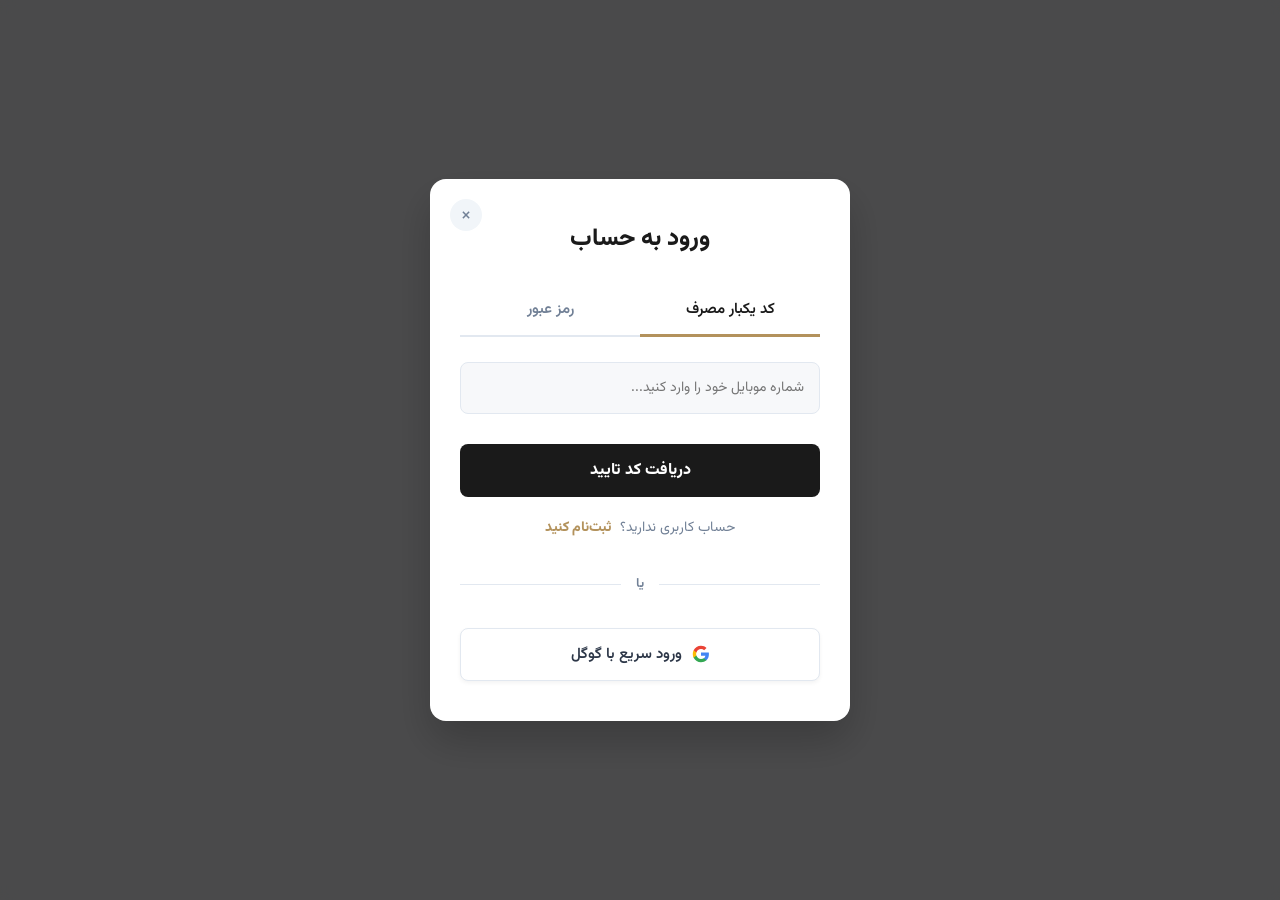
<file: 3-Mockup/Mockup1/auth.html>
<!DOCTYPE html>
<html lang="fa" dir="rtl">

<head>
    <meta charset="UTF-8">
    <meta name="viewport" content="width=device-width, initial-scale=1.0">
    <title>Watchena - ورود یا ثبت‌نام</title>

    <!-- فونت وزیرمتن -->
    <link href="https://fonts.googleapis.com/css2?family=Vazirmatn:wght@300;400;600;800&display=swap" rel="stylesheet">

    <!-- لینک به استایل مشترک -->
    <link rel="stylesheet" href="style.css">
</head>

<!-- کلاس اختصاصی برای صفحه ورود که تداخل پس زمینه نداشته باشد -->

<body class="auth-page">

    <div class="modal-overlay">
        <div class="auth-modal">
            <a href="index.html" class="close-modal-btn-modal" title="بازگشت به فروشگاه">&times;</a>

            <h2 class="auth-modal-title" id="authModalTitle">ورود به حساب</h2>

            <!-- 1. Main Login -->
            <div id="mainAuthSection">
                <div class="auth-tabs">
                    <div class="auth-tab active" id="tabOtp">کد یکبار مصرف</div>
                    <div class="auth-tab" id="tabPassword">رمز عبور</div>
                </div>

                <div id="formOtp" style="display: block;">
                    <form onsubmit="event.preventDefault();">
                        <div class="auth-form-group">
                            <input type="text" id="phoneInputForOtp" placeholder="شماره موبایل خود را وارد کنید...">
                        </div>
                        <button type="submit" class="auth-submit-btn" id="requestOtpBtn">دریافت کد تایید</button>
                    </form>
                </div>

                <div id="formPassword" style="display: none;">
                    <form onsubmit="event.preventDefault();">
                        <div class="auth-form-group">
                            <input type="text" placeholder="ایمیل یا شماره موبایل...">
                        </div>
                        <div class="auth-form-group">
                            <input type="password" placeholder="رمز عبور...">
                            <a href="#" class="forgot-password-link" id="goToForgotBtn">رمز عبور خود را فراموش
                                کرده‌اید؟</a>
                        </div>
                        <button type="submit" class="auth-submit-btn">ورود به حساب</button>
                    </form>
                </div>

                <div class="switch-auth-text">
                    حساب کاربری ندارید؟ <a href="#" id="goToRegisterBtn">ثبت‌نام کنید</a>
                </div>

                <div class="auth-divider"><span>یا</span></div>

                <button class="google-login-btn">
                    <svg width="18" height="18" viewBox="0 0 24 24" xmlns="http://www.w3.org/2000/svg">
                        <path
                            d="M22.56 12.25c0-.78-.07-1.53-.2-2.25H12v4.26h5.92c-.26 1.37-1.04 2.53-2.21 3.31v2.77h3.57c2.08-1.92 3.28-4.74 3.28-8.09z"
                            fill="#4285F4" />
                        <path
                            d="M12 23c2.97 0 5.46-.98 7.28-2.66l-3.57-2.77c-.98.66-2.23 1.06-3.71 1.06-2.86 0-5.29-1.93-6.16-4.53H2.18v2.84C3.99 20.53 7.7 23 12 23z"
                            fill="#34A853" />
                        <path
                            d="M5.84 14.09c-.22-.66-.35-1.36-.35-2.09s.13-1.43.35-2.09V7.07H2.18C1.43 8.55 1 10.22 1 12s.43 3.45 1.18 4.93l2.85-2.22.81-.62z"
                            fill="#FBBC05" />
                        <path
                            d="M12 5.38c1.62 0 3.06.56 4.21 1.64l3.15-3.15C17.45 2.09 14.97 1 12 1 7.7 1 3.99 3.47 2.18 7.07l3.66 2.84c.87-2.6 3.3-4.53 6.16-4.53z"
                            fill="#EA4335" />
                    </svg>
                    ورود سریع با گوگل
                </button>
            </div>

            <!-- 2. OTP Verification -->
            <div id="otpVerificationSection" style="display: none;">
                <p class="forgot-password-message">
                    کد تایید ۵ رقمی به شماره <span id="displayUserPhone"
                        style="font-weight: bold; color: var(--text-main);"></span> ارسال شد.
                </p>

                <form onsubmit="event.preventDefault();">
                    <div class="auth-form-group">
                        <input type="text" class="otp-input-field" placeholder="- - - - -" maxlength="5"
                            autocomplete="one-time-code">
                    </div>
                    <button type="submit" class="auth-submit-btn">تایید و ورود</button>
                </form>

                <a href="#" class="forgot-password-link" id="editPhoneBtn"
                    style="text-align: center; display: block; margin-top: 15px;">
                    اصلاح شماره موبایل
                </a>
            </div>

            <!-- 3. Register -->
            <div id="registerSection" style="display: none;">
                <form onsubmit="event.preventDefault();">
                    <div class="auth-form-group">
                        <input type="text" placeholder="شماره موبایل خود را وارد کنید...">
                    </div>
                    <button type="submit" class="auth-submit-btn">ثبت‌نام و دریافت کد</button>
                </form>

                <div class="switch-auth-text">
                    قبلاً ثبت‌نام کرده‌اید؟ <a href="#" id="backToLoginFromRegisterBtn">وارد شوید</a>
                </div>
            </div>

            <!-- 4. Forgot Password -->
            <div id="forgotPasswordSection" style="display: none;">
                <p class="forgot-password-message">
                    برای بازیابی رمز عبور، ایمیل یا شماره موبایل ثبت شده خود را وارد کنید تا لینک یا کد تایید برای شما
                    ارسال شود.
                </p>

                <form onsubmit="event.preventDefault();">
                    <div class="auth-form-group">
                        <input type="text" placeholder="ایمیل یا شماره موبایل...">
                    </div>
                    <button type="submit" class="auth-submit-btn">ارسال بازیابی</button>
                </form>

                <a href="#" class="forgot-password-link" id="backToLoginBtn"
                    style="text-align: center; display: block; margin-top: 15px;">
                    بازگشت به صفحه ورود
                </a>
            </div>

        </div>
    </div>

    <!-- لینک به اسکریپت مشترک -->
    <script src="script.js"></script>
</body>

</html>
</file>
<file: 3-Mockup/Mockup1/style.css>
/* =========================================
   MODERN DESIGN SYSTEM (VARIABLES) - COMBINED
   ========================================= */
:root {
    --primary-color: #1a1a1a;
    --accent-color: #b3925c;
    --accent-hover: #9a7b4c;
    --bg-color: #f7f8fa;
    --surface-color: #ffffff;
    --text-main: #2d3748;
    --text-muted: #718096;
    --border-color: #e2e8f0;
    --danger-color: #e53e3e;
    --shadow-sm: 0 2px 4px rgba(0, 0, 0, 0.05);
    --shadow-md: 0 4px 12px rgba(0, 0, 0, 0.08);
    --shadow-lg: 0 10px 25px rgba(0, 0, 0, 0.1);
    --transition: all 0.4s cubic-bezier(0.25, 0.46, 0.45, 0.94);
}

* {
    box-sizing: border-box;
    margin: 0;
    padding: 0;
    font-family: 'Vazirmatn', sans-serif;
}

/* Base Body (for index.html) */
body {
    background-color: var(--bg-color);
    color: var(--text-main);
    line-height: 1.7;
    position: relative;
    overflow-x: hidden;
}

/* Specific Body (for auth.html) */
body.auth-page {
    background-image: url('https://images.unsplash.com/photo-1523170335258-f5ed11844a49?auto=format&fit=crop&w=1920&q=80');
    background-size: cover;
    background-position: center;
    height: 100vh;
    overflow: hidden;
}

a {
    text-decoration: none;
    color: inherit;
    transition: var(--transition);
}

.container {
    max-width: 1200px;
    margin: 0 auto;
    padding: 0 20px;
}

/* =========================================
   GLOBAL BUTTONS
   ========================================= */
.btn {
    padding: 10px 24px;
    font-size: 15px;
    font-weight: 600;
    border-radius: 8px;
    cursor: pointer;
    transition: var(--transition);
    border: 2px solid transparent;
    display: inline-flex;
    align-items: center;
    justify-content: center;
    gap: 8px;
}

.btn-primary {
    background-color: var(--accent-color);
    color: #fff !important;
    box-shadow: 0 4px 10px rgba(179, 146, 92, 0.3);
}

.btn-primary:hover {
    background-color: var(--accent-hover);
    transform: translateY(-2px);
    box-shadow: 0 6px 15px rgba(179, 146, 92, 0.4);
}

.btn-outline {
    background-color: transparent;
    border-color: var(--primary-color);
    color: var(--primary-color);
}

.btn-outline:hover {
    background-color: var(--primary-color);
    color: #fff;
}

/* =========================================
   AUTH PAGE STYLES
   ========================================= */
.modal-overlay {
    position: fixed;
    top: 0;
    left: 0;
    right: 0;
    bottom: 0;
    background: rgba(0, 0, 0, 0.7);
    display: flex;
    align-items: center;
    justify-content: center;
    z-index: 2000;
    backdrop-filter: blur(8px);
}

.auth-modal {
    background: var(--surface-color);
    width: 100%;
    max-width: 420px;
    border-radius: 16px;
    padding: 40px 30px;
    position: relative;
    box-shadow: 0 20px 40px rgba(0, 0, 0, 0.2);
    animation: modalFadeIn 0.4s cubic-bezier(0.25, 0.46, 0.45, 0.94);
}

@keyframes modalFadeIn {
    from {
        opacity: 0;
        transform: translateY(30px) scale(0.95);
    }

    to {
        opacity: 1;
        transform: translateY(0) scale(1);
    }
}

.close-modal-btn-modal {
    position: absolute;
    top: 20px;
    left: 20px;
    background: #f1f5f9;
    border: none;
    width: 32px;
    height: 32px;
    border-radius: 50%;
    font-size: 20px;
    cursor: pointer;
    color: var(--text-muted);
    display: flex;
    align-items: center;
    justify-content: center;
    transition: var(--transition);
}

.close-modal-btn-modal:hover {
    background: #e2e8f0;
    color: #000;
}

.auth-modal-title {
    text-align: center;
    font-size: 24px;
    margin-bottom: 25px;
    color: var(--primary-color);
    font-weight: 800;
}

.auth-tabs {
    display: flex;
    border-bottom: 2px solid var(--border-color);
    margin-bottom: 25px;
}

.auth-tab {
    flex: 1;
    padding: 12px;
    text-align: center;
    cursor: pointer;
    font-weight: 600;
    color: var(--text-muted);
    font-size: 15px;
    position: relative;
}

.auth-tab::after {
    content: '';
    position: absolute;
    bottom: -2px;
    right: 0;
    width: 0;
    height: 3px;
    background: var(--accent-color);
    transition: var(--transition);
}

.auth-tab.active {
    color: var(--primary-color);
}

.auth-tab.active::after {
    width: 100%;
}

.auth-form-group {
    margin-bottom: 20px;
}

.auth-form-group input {
    width: 100%;
    padding: 14px 15px;
    border: 1px solid var(--border-color);
    border-radius: 8px;
    font-size: 14px;
    outline: none;
    transition: var(--transition);
    background: var(--bg-color);
}

.auth-form-group input:focus {
    border-color: var(--accent-color);
    background: #fff;
    box-shadow: 0 0 0 3px rgba(179, 146, 92, 0.1);
}

.auth-submit-btn {
    width: 100%;
    padding: 14px;
    background: var(--primary-color);
    color: #fff;
    border: none;
    border-radius: 8px;
    font-size: 16px;
    font-weight: 800;
    cursor: pointer;
    margin-top: 10px;
    transition: var(--transition);
}

.auth-submit-btn:hover {
    background: var(--accent-color);
}

.forgot-password-link {
    display: block;
    text-align: left;
    font-size: 13px;
    color: var(--text-muted);
    margin-top: 10px;
    font-weight: 600;
}

.forgot-password-link:hover {
    color: var(--accent-color);
}

.auth-divider {
    text-align: center;
    margin: 30px 0;
    position: relative;
}

.auth-divider::before {
    content: "";
    position: absolute;
    top: 50%;
    left: 0;
    right: 0;
    border-top: 1px solid var(--border-color);
    z-index: 1;
}

.auth-divider span {
    background: var(--surface-color);
    padding: 0 15px;
    position: relative;
    z-index: 2;
    color: var(--text-muted);
    font-size: 13px;
    font-weight: bold;
}

.google-login-btn {
    width: 100%;
    padding: 14px;
    background: #fff;
    border: 1px solid var(--border-color);
    border-radius: 8px;
    font-size: 15px;
    cursor: pointer;
    display: flex;
    align-items: center;
    justify-content: center;
    gap: 10px;
    font-weight: 600;
    color: var(--text-main);
    transition: var(--transition);
    box-shadow: var(--shadow-sm);
}

.google-login-btn:hover {
    background: var(--bg-color);
}

.forgot-password-message {
    font-size: 14px;
    color: var(--text-muted);
    text-align: center;
    margin-bottom: 25px;
    line-height: 1.8;
}

.switch-auth-text {
    text-align: center;
    font-size: 14px;
    color: var(--text-muted);
    margin-top: 20px;
}

.switch-auth-text a {
    color: var(--accent-color);
    font-weight: 800;
    margin-right: 5px;
}

.switch-auth-text a:hover {
    text-decoration: underline;
}

.otp-input-field {
    text-align: center;
    letter-spacing: 12px;
    font-size: 22px !important;
    font-weight: 800;
    direction: ltr;
}

/* =========================================
   INDEX PAGE STYLES
   ========================================= */
.top-announcement-banner {
    background-color: var(--primary-color);
    color: var(--accent-color);
    text-align: center;
    padding: 10px 20px;
    font-size: 13px;
    position: relative;
    font-weight: 400;
    letter-spacing: 0.5px;
}

.top-announcement-banner .close-banner-btn {
    position: absolute;
    left: 20px;
    top: 50%;
    transform: translateY(-50%);
    background: none;
    border: none;
    color: #fff;
    font-size: 20px;
    cursor: pointer;
    line-height: 1;
    opacity: 0.7;
    transition: var(--transition);
}

.top-announcement-banner .close-banner-btn:hover {
    opacity: 1;
}

header {
    background: rgba(255, 255, 255, 0.85);
    backdrop-filter: blur(12px);
    -webkit-backdrop-filter: blur(12px);
    border-bottom: 1px solid rgba(226, 232, 240, 0.6);
    padding: 15px 0 0 0;
    position: sticky;
    top: 0;
    z-index: 100;
    box-shadow: var(--shadow-sm);
    transition: var(--transition);
}

.header-top {
    display: flex;
    justify-content: space-between;
    align-items: center;
    flex-wrap: wrap;
    padding-bottom: 15px;
}

.header-logo-wrapper {
    display: flex;
    align-items: center;
    gap: 15px;
}

.hamburger-menu {
    display: none;
    background: none;
    border: none;
    color: var(--primary-color);
    cursor: pointer;
    padding: 5px;
}

.logo {
    font-size: 28px;
    font-weight: 800;
    color: var(--primary-color);
    letter-spacing: 1px;
    display: flex;
    align-items: center;
    gap: 0;
}

.logo img {
    height: 40px;
    width: auto;
    margin-left: 10px;
    mix-blend-mode: multiply;
}

.logo span {
    color: var(--accent-color);
}

.header-bottom {
    display: flex;
    justify-content: center;
    border-top: 1px solid rgba(226, 232, 240, 0.5);
    padding: 12px 0;
}

.mobile-drawer-header {
    display: none;
}

.menu-overlay {
    position: fixed;
    top: 0;
    left: 0;
    width: 100%;
    height: 100vh;
    background: rgba(0, 0, 0, 0.5);
    backdrop-filter: blur(4px);
    -webkit-backdrop-filter: blur(4px);
    z-index: 1999;
    opacity: 0;
    visibility: hidden;
    transition: all 0.4s ease;
}

.menu-overlay.active {
    opacity: 1;
    visibility: visible;
}

.nav-links {
    display: flex;
    gap: 35px;
}

.nav-links a {
    font-size: 15px;
    font-weight: 600;
    color: var(--text-main);
    position: relative;
    padding-bottom: 5px;
}

.nav-links a::after {
    content: '';
    position: absolute;
    bottom: 0;
    right: 0;
    width: 0;
    height: 2px;
    background-color: var(--accent-color);
    transition: var(--transition);
}

.nav-links a:hover::after {
    width: 100%;
}

.nav-links a:hover {
    color: var(--accent-color);
}

.search-box {
    display: flex;
    border: 1px solid var(--border-color);
    border-radius: 8px;
    overflow: hidden;
    background: rgba(247, 248, 250, 0.7);
    flex: 1;
    max-width: 500px;
    margin: 0 30px;
    transition: var(--transition);
}

.search-box:focus-within {
    border-color: var(--accent-color);
    box-shadow: 0 0 0 3px rgba(179, 146, 92, 0.1);
    background: var(--surface-color);
}

.search-box input {
    border: none;
    padding: 12px 15px;
    outline: none;
    width: 100%;
    font-size: 13px;
    background: transparent;
}

.search-box button {
    background: transparent;
    border: none;
    padding: 10px 15px;
    cursor: pointer;
    color: var(--text-muted);
    display: flex;
    align-items: center;
    justify-content: center;
    transition: var(--transition);
}

.search-box button:hover {
    color: var(--accent-color);
}

.header-actions {
    display: flex;
    align-items: center;
    gap: 15px;
}

.notification-btn {
    background: transparent;
    border: none;
    padding: 8px;
    cursor: pointer;
    position: relative;
    color: var(--text-main);
    transition: var(--transition);
    display: flex;
    align-items: center;
    justify-content: center;
}

.notification-btn:hover {
    color: var(--accent-color);
    transform: translateY(-2px);
}

.notification-badge {
    position: absolute;
    top: 0px;
    right: 0px;
    background: var(--danger-color);
    color: white;
    font-size: 10px;
    padding: 2px 5px;
    border-radius: 50%;
    font-weight: bold;
    border: 2px solid var(--surface-color);
}

/* Hero Section */
.hero-section {
    position: relative;
    overflow: hidden;
    width: 100%;
}

.slider-container {
    width: 100%;
    position: relative;
    z-index: 1;
}

.slider-visual {
    height: 55vh;
    min-height: 400px;
    max-height: 600px;
    width: 100%;
    background-image: url('https://images.unsplash.com/photo-1523170335258-f5ed11844a49?auto=format&fit=crop&w=1920&q=80');
    background-size: cover;
    background-position: center;
    transition: opacity 0.5s ease-in-out, background-image 0.5s ease-in-out;
}

.slider-arrow {
    position: absolute;
    top: 50%;
    transform: translateY(-50%);
    background: rgba(255, 255, 255, 0.7);
    backdrop-filter: blur(8px);
    color: var(--primary-color);
    border: none;
    width: 50px;
    height: 50px;
    border-radius: 50%;
    display: flex;
    align-items: center;
    justify-content: center;
    cursor: pointer;
    box-shadow: 0 4px 15px rgba(0, 0, 0, 0.1);
    transition: var(--transition);
    z-index: 2;
}

.slider-arrow svg {
    width: 22px;
    height: 22px;
}

.slider-arrow:hover {
    background: var(--accent-color);
    color: #fff;
    transform: translateY(-50%) scale(1.1);
}

.slider-arrow.right {
    right: 30px;
}

.slider-arrow.left {
    left: 30px;
}

.slider-dots {
    position: absolute;
    bottom: 30px;
    left: 0;
    right: 0;
    display: flex;
    justify-content: center;
    gap: 10px;
    z-index: 2;
}

.slider-dot {
    width: 12px;
    height: 12px;
    border-radius: 50%;
    background: rgba(255, 255, 255, 0.5);
    cursor: pointer;
    transition: var(--transition);
    box-shadow: 0 2px 5px rgba(0, 0, 0, 0.2);
}

.slider-dot.active {
    background: var(--accent-color);
    width: 35px;
    border-radius: 6px;
}

/* Common Sections & Carousels */
.common-section {
    padding: 80px 0;
}

.section-title {
    font-size: 28px;
    margin-bottom: 40px;
    color: var(--primary-color);
    font-weight: 800;
    display: flex;
    align-items: center;
    flex-wrap: wrap;
    gap: 10px;
}

.section-title::after {
    content: '';
    flex: 1;
    height: 1px;
    background: var(--border-color);
    margin-right: 20px;
    min-width: 50px;
}

.carousel-wrapper {
    position: relative;
    display: flex;
    align-items: center;
    width: 100%;
}

.carousel-scroll-btn {
    position: absolute;
    top: 50%;
    transform: translateY(-50%);
    width: 48px;
    height: 48px;
    background: rgba(255, 255, 255, 0.85);
    backdrop-filter: blur(10px);
    -webkit-backdrop-filter: blur(10px);
    border: 1px solid rgba(226, 232, 240, 0.8);
    border-radius: 50%;
    display: flex;
    align-items: center;
    justify-content: center;
    cursor: pointer;
    box-shadow: 0 8px 25px rgba(0, 0, 0, 0.15);
    z-index: 10;
    color: var(--primary-color);
    transition: all 0.4s cubic-bezier(0.25, 0.46, 0.45, 0.94);
    opacity: 1;
    visibility: visible;
}

.carousel-scroll-btn.hidden {
    opacity: 0;
    visibility: hidden;
    transform: translateY(-50%) scale(0.8);
    pointer-events: none;
}

.carousel-scroll-btn:hover {
    background: var(--accent-color);
    color: #fff;
    border-color: var(--accent-color);
    box-shadow: 0 10px 30px rgba(179, 146, 92, 0.4);
}

.carousel-scroll-btn.right {
    right: 0px;
}

.carousel-scroll-btn.left {
    left: 0px;
}

.product-row {
    display: flex;
    gap: 25px;
    overflow-x: auto;
    padding: 15px 5px 30px 5px;
    width: 100%;
    -ms-overflow-style: none;
    scrollbar-width: none;
    scroll-snap-type: x mandatory;
    user-select: none;
    cursor: grab;
}

.product-row::-webkit-scrollbar {
    display: none;
}

.product-row.dragging {
    cursor: grabbing;
    scroll-snap-type: none;
}

.product-card {
    min-width: 260px;
    background: var(--surface-color);
    border-radius: 12px;
    padding: 15px;
    position: relative;
    box-shadow: var(--shadow-sm);
    border: 1px solid var(--border-color);
    transition: var(--transition);
    flex: 0 0 auto;
    display: flex;
    flex-direction: column;
    justify-content: space-between;
    scroll-snap-align: start;
}

.product-img-wrapper img,
.product-card {
    -webkit-user-drag: none;
}

.product-card:hover {
    transform: translateY(-8px);
    box-shadow: var(--shadow-lg);
    border-color: var(--accent-color);
}

.discount-badge {
    position: absolute;
    top: 15px;
    right: 15px;
    background: var(--danger-color);
    color: #fff;
    padding: 4px 10px;
    font-size: 12px;
    font-weight: 800;
    border-radius: 6px;
    z-index: 2;
}

.product-img-wrapper {
    width: 100%;
    height: 240px;
    border-radius: 8px;
    overflow: hidden;
    margin-bottom: 15px;
    background-color: #f7f8fa;
}

.product-img {
    height: 100%;
    width: 100%;
    background-size: cover;
    background-position: center;
    transition: transform 0.6s cubic-bezier(0.25, 0.46, 0.45, 0.94);
}

.product-card:hover .product-img {
    transform: scale(1.15);
}

.product-title {
    font-size: 15px;
    margin-bottom: 10px;
    font-weight: 600;
    color: var(--text-main);
    white-space: nowrap;
    overflow: hidden;
    text-overflow: ellipsis;
}

.price-section {
    display: flex;
    flex-direction: column;
    gap: 2px;
}

.old-price {
    text-decoration: line-through;
    color: var(--text-muted);
    font-size: 13px;
}

.new-price {
    font-size: 18px;
    font-weight: 800;
    color: var(--accent-color);
}

.card-timer {
    background: rgba(229, 62, 62, 0.08);
    border: 1px solid rgba(229, 62, 62, 0.2);
    color: var(--danger-color);
    font-size: 14px;
    font-weight: 800;
    text-align: center;
    padding: 8px;
    border-radius: 8px;
    margin-top: 15px;
    direction: ltr;
    font-family: monospace, 'Vazirmatn';
    letter-spacing: 1.5px;
}

.card-timer span {
    font-size: 11px;
    color: var(--text-muted);
    font-weight: normal;
    font-family: 'Vazirmatn';
    letter-spacing: 0;
    margin-right: 5px;
}

/* Brands Section */
.brands-grid {
    display: flex;
    justify-content: center;
    flex-wrap: wrap;
    gap: 40px;
}

.brand-item {
    width: 120px;
    height: 120px;
    border-radius: 50%;
    background-color: var(--surface-color);
    box-shadow: var(--shadow-sm);
    display: flex;
    align-items: center;
    justify-content: center;
    border: 1px solid var(--border-color);
    transition: var(--transition);
    cursor: pointer;
    padding: 20px;
}

.brand-item img {
    max-width: 100%;
    max-height: 100%;
    object-fit: contain;
    filter: grayscale(0%);
    opacity: 1;
    transition: var(--transition);
    mix-blend-mode: multiply;
}

.brand-item:hover {
    transform: scale(1.1);
    border-color: var(--accent-color);
    box-shadow: var(--shadow-md);
}

/* Value Proposition */
.value-prop-section {
    background: var(--primary-color);
    color: var(--surface-color);
}

.features-grid {
    display: grid;
    grid-template-columns: repeat(auto-fit, minmax(250px, 1fr));
    gap: 30px;
}

.feature-card {
    background: rgba(255, 255, 255, 0.03);
    border: 1px solid rgba(255, 255, 255, 0.05);
    padding: 35px 25px;
    border-radius: 12px;
    text-align: center;
    transition: var(--transition);
}

.feature-card:hover {
    background: rgba(255, 255, 255, 0.08);
    transform: translateY(-5px);
    border-color: rgba(179, 146, 92, 0.3);
}

.icon-placeholder {
    width: 70px;
    height: 70px;
    margin: 0 auto 20px auto;
    border-radius: 50%;
    background: rgba(179, 146, 92, 0.15);
    color: var(--accent-color);
    display: flex;
    align-items: center;
    justify-content: center;
    transition: var(--transition);
}

.feature-card:hover .icon-placeholder {
    background: var(--accent-color);
    color: #fff;
    transform: scale(1.1);
}

.feature-title {
    font-size: 18px;
    margin-bottom: 15px;
    font-weight: 800;
    color: var(--accent-color);
}

.feature-desc {
    font-size: 14px;
    color: #a0aec0;
}

/* Lead Generation & Social Media */
.lead-gen-section {
    background: var(--surface-color);
    border-bottom: 1px solid var(--border-color);
}

.lead-social-wrapper {
    display: flex;
    gap: 30px;
    align-items: stretch;
}

.lead-form-box,
.social-box {
    border: 1px solid var(--border-color);
    padding: 40px;
    background: var(--bg-color);
    text-align: center;
    border-radius: 16px;
    box-shadow: var(--shadow-sm);
}

.lead-form-box {
    flex: 2;
}

.social-box {
    flex: 1;
    display: flex;
    flex-direction: column;
    justify-content: center;
}

.lead-form-box p,
.social-box p {
    margin-bottom: 25px;
    color: var(--text-muted);
    font-size: 15px;
}

.form-group {
    display: flex;
    gap: 10px;
    justify-content: center;
    max-width: 500px;
    margin: 0 auto;
}

.form-group input {
    padding: 14px 20px;
    flex: 1;
    border: 1px solid var(--border-color);
    font-size: 15px;
    border-radius: 8px;
    outline: none;
    transition: var(--transition);
    background: var(--surface-color);
}

.form-group input:focus {
    border-color: var(--accent-color);
    box-shadow: 0 0 0 3px rgba(179, 146, 92, 0.1);
}

.social-icons {
    display: flex;
    justify-content: center;
    gap: 15px;
}

.social-icon {
    width: 40px;
    height: 40px;
    border-radius: 50%;
    display: flex;
    align-items: center;
    justify-content: center;
    color: #fff;
    cursor: pointer;
    transition: all 0.4s cubic-bezier(0.25, 0.46, 0.45, 0.94);
    box-shadow: var(--shadow-sm);
}

.social-icon.instagram {
    background: linear-gradient(45deg, #f09433 0%, #e6683c 25%, #dc2743 50%, #cc2366 75%, #bc1888 100%);
}

.social-icon.telegram {
    background: #0088cc;
}

.social-icon.whatsapp {
    background: #25D366;
}

.social-icon.twitter {
    background: #000;
}

.social-icon.instagram:hover {
    transform: translateY(-5px) scale(1.1);
    box-shadow: 0 10px 20px rgba(225, 48, 108, 0.4);
}

.social-icon.telegram:hover {
    transform: translateY(-5px) scale(1.1);
    box-shadow: 0 10px 20px rgba(0, 136, 204, 0.4);
}

.social-icon.whatsapp:hover {
    transform: translateY(-5px) scale(1.1);
    box-shadow: 0 10px 20px rgba(37, 211, 102, 0.4);
}

.social-icon.twitter:hover {
    transform: translateY(-5px) scale(1.1);
    box-shadow: 0 10px 20px rgba(0, 0, 0, 0.4);
}

/* Floating Chat Widget */
.chat-widget {
    position: fixed;
    bottom: 30px;
    right: 30px;
    width: 65px;
    height: 65px;
    background: var(--accent-color);
    color: #fff;
    border-radius: 50%;
    display: flex;
    align-items: center;
    justify-content: center;
    cursor: pointer;
    box-shadow: 0 10px 20px rgba(179, 146, 92, 0.4);
    z-index: 100;
    transition: var(--transition);
}

.chat-widget:hover {
    transform: scale(1.1);
    background: var(--accent-hover);
}

/* Footer */
footer {
    background: #111;
    color: #a0aec0;
    padding: 70px 0 0 0;
}

.footer-grid {
    display: grid;
    grid-template-columns: repeat(auto-fit, minmax(200px, 1fr));
    gap: 50px;
    margin-bottom: 50px;
}

.footer-col h4 {
    color: #fff;
    font-size: 18px;
    margin-bottom: 25px;
    position: relative;
    padding-bottom: 10px;
}

.footer-col h4::after {
    content: '';
    position: absolute;
    bottom: 0;
    right: 0;
    width: 40px;
    height: 2px;
    background: var(--accent-color);
}

.footer-col ul {
    list-style: none;
}

.footer-col ul li {
    margin-bottom: 15px;
}

.footer-col ul li a {
    transition: var(--transition);
    font-size: 14px;
}

.footer-col ul li a:hover {
    color: var(--accent-color);
    padding-right: 5px;
}

.footer-contact p {
    margin-bottom: 12px;
    font-size: 14px;
    display: flex;
    align-items: center;
    gap: 10px;
}

.trust-seals {
    display: flex;
    gap: 15px;
    flex-wrap: wrap;
}

.trust-seal {
    width: 85px;
    height: 85px;
    background: #fff;
    border-radius: 12px;
    display: flex;
    align-items: center;
    justify-content: center;
    font-size: 12px;
    color: #333;
    font-weight: bold;
    text-align: center;
}

.footer-bottom {
    background: #0a0a0a;
    padding: 25px 0;
    text-align: center;
    font-size: 13px;
    color: #718096;
    border-top: 1px solid #222;
}

/* Responsive Design */
@media (max-width: 1024px) {
    .header-top {
        gap: 15px;
    }

    .search-box {
        order: 3;
        max-width: 100%;
        flex-basis: 100%;
        margin: 10px 0 0 0;
    }
}

@media (max-width: 768px) {
    .header-logo-wrapper .logo {
        display: none;
    }

    .section-title {
        font-size: 24px;
    }

    .section-title::after {
        display: none;
    }

    .carousel-scroll-btn {
        display: none !important;
    }

    .hamburger-menu {
        display: block;
    }

    /* Mobile Drawer */
    .header-bottom {
        position: fixed;
        top: 0;
        right: -100%;
        width: 320px;
        max-width: 85vw;
        height: 100vh;
        background: var(--surface-color);
        box-shadow: -10px 0 30px rgba(0, 0, 0, 0.15);
        transition: right 0.4s cubic-bezier(0.25, 0.46, 0.45, 0.94);
        z-index: 2000;
        padding: 0;
        display: flex;
        flex-direction: column;
        justify-content: flex-start;
        border-top: none;
    }

    .header-bottom.active {
        right: 0;
    }

    .mobile-drawer-header {
        display: flex;
        align-items: center;
        justify-content: space-between;
        padding: 20px 25px;
        border-bottom: 1px solid rgba(226, 232, 240, 0.6);
        background: var(--bg-color);
    }

    .mobile-drawer-logo {
        display: flex;
        align-items: center;
        font-size: 22px;
    }

    .close-menu-btn {
        display: flex;
        background: var(--surface-color);
        border: 1px solid var(--border-color);
        width: 38px;
        height: 38px;
        border-radius: 50%;
        font-size: 18px;
        cursor: pointer;
        color: var(--text-main);
        align-items: center;
        justify-content: center;
        transition: var(--transition);
        box-shadow: var(--shadow-sm);
    }

    .close-menu-btn:hover {
        background: var(--danger-color);
        color: #fff;
        border-color: var(--danger-color);
        transform: rotate(90deg);
    }

    .nav-links {
        padding: 20px 25px;
        flex-direction: column;
        gap: 0;
        overflow-y: auto;
    }

    .nav-links a {
        font-size: 16px;
        padding: 16px 0;
        border-bottom: 1px solid rgba(226, 232, 240, 0.5);
        width: 100%;
        display: block;
        transition: var(--transition);
    }

    .nav-links a:hover {
        color: var(--accent-color);
        padding-right: 12px;
        background: transparent;
    }

    .nav-links a::after {
        display: none;
    }

    .chat-widget {
        right: auto;
        left: 20px;
    }

    .slider-arrow {
        display: none;
    }

    .form-group {
        flex-direction: column;
    }

    .lead-social-wrapper {
        flex-direction: column;
    }

    .footer-grid {
        grid-template-columns: 1fr;
        text-align: center;
        gap: 30px;
    }

    .footer-col h4::after {
        left: 0;
        right: 0;
        margin: 0 auto;
    }

    .footer-contact p,
    .trust-seals {
        justify-content: center;
    }
}

@media (max-width: 480px) {
    .auth-modal {
        margin: 20px;
        width: calc(100% - 40px);
    }
}
</file>
